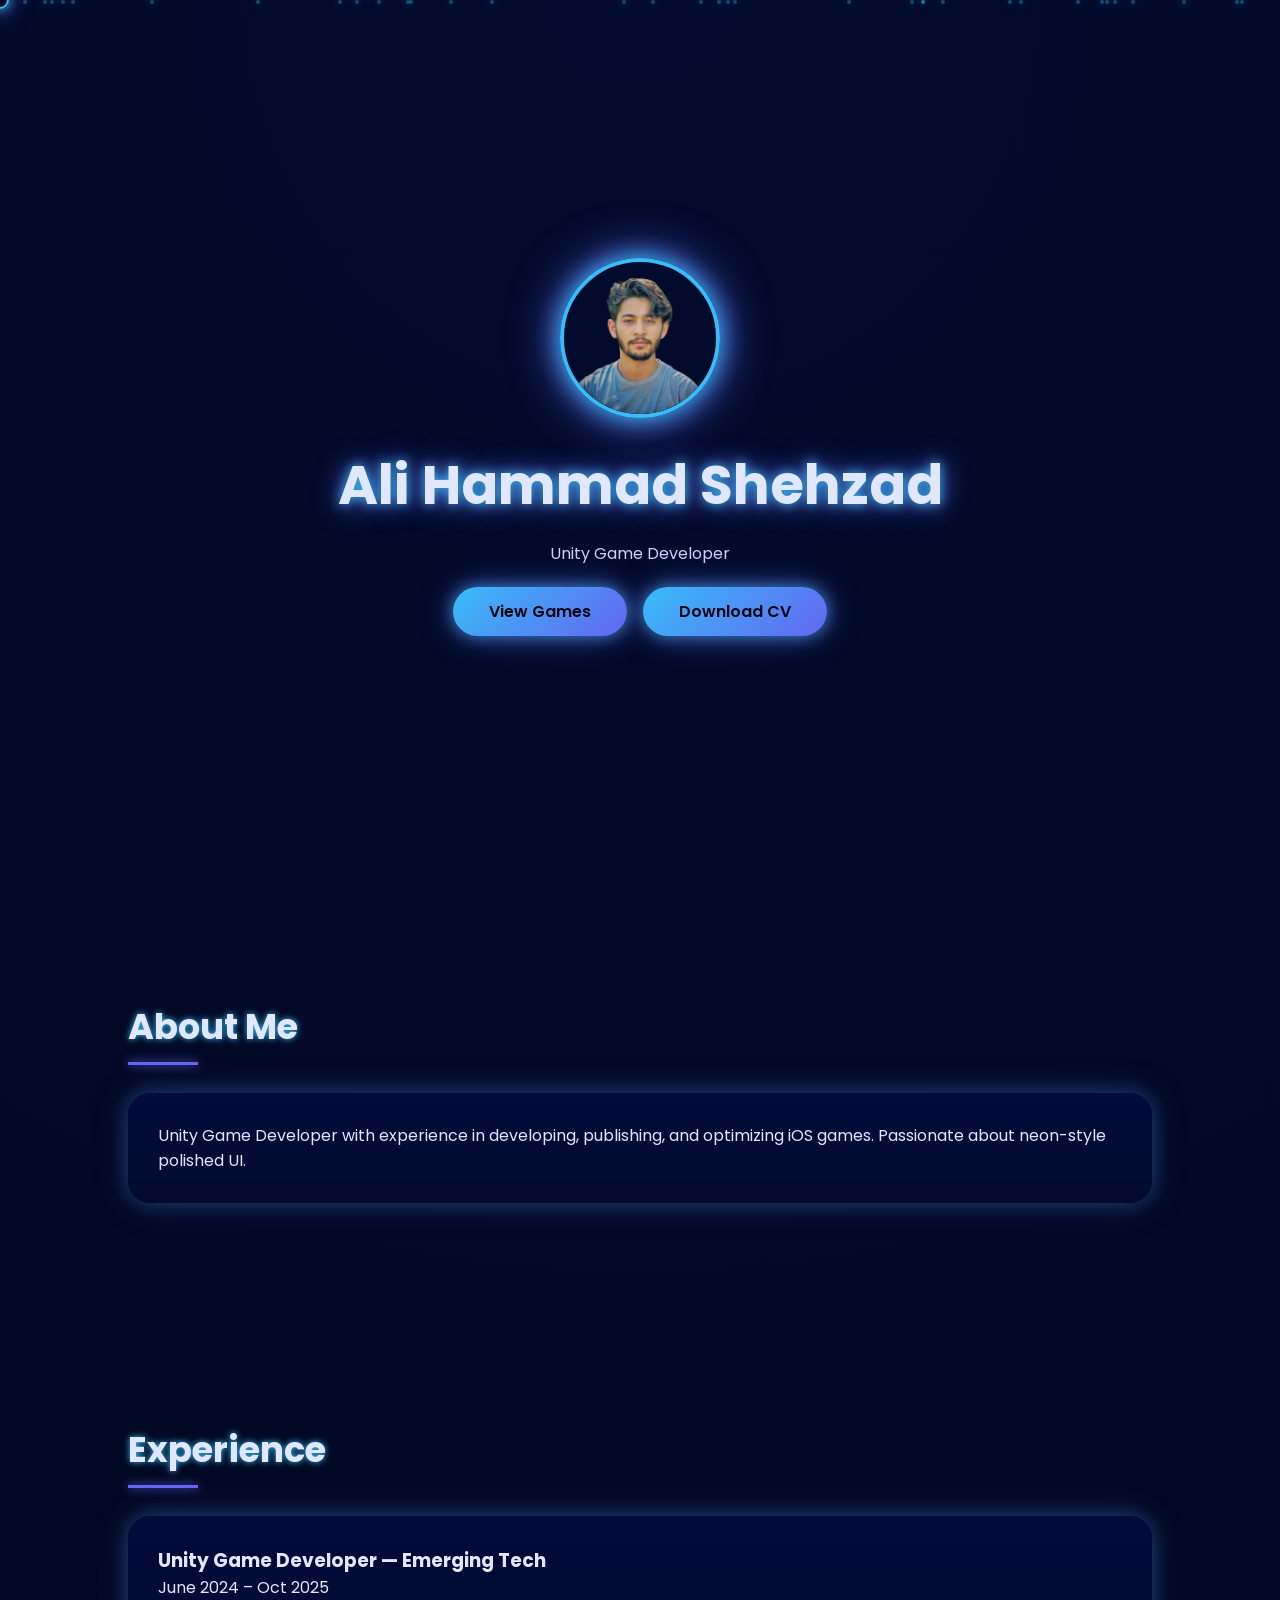
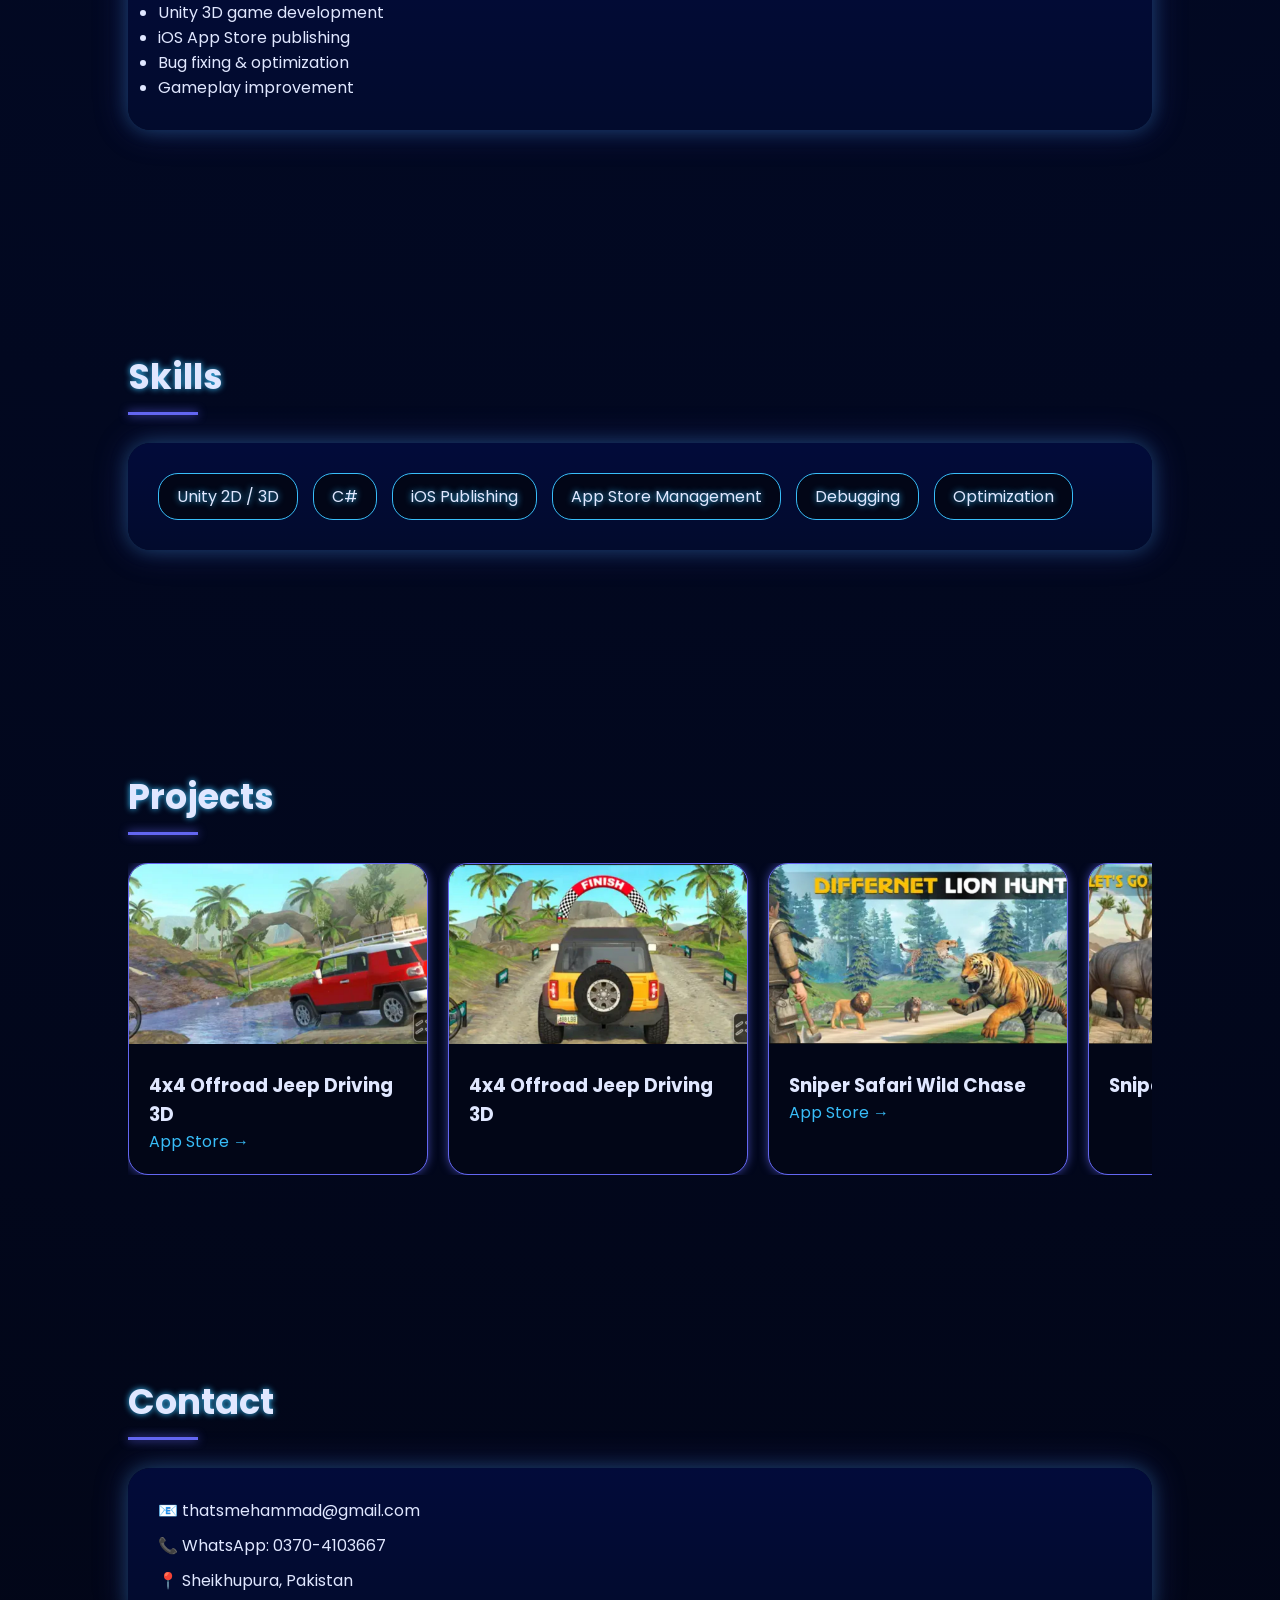
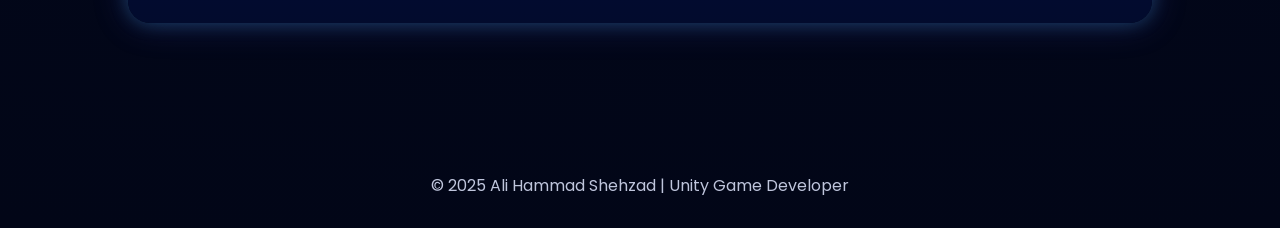
<file: index.html>
<!DOCTYPE html>
<html lang="en">
<head>
<meta charset="UTF-8">
<meta name="viewport" content="width=device-width, initial-scale=1.0">

<title>Hammad | Unity Game Developer</title>
<link rel="icon" type="image/png" href="images/profile.png">

<style>
@import url('https://fonts.googleapis.com/css2?family=Poppins:wght@300;400;600;700&display=swap');

*{margin:0;padding:0;box-sizing:border-box;font-family:Poppins}

/* ===== COLOR THEME (CHANGED ONLY) ===== */
:root{
--bg:#020617;
--card:#020b2d;
--cyan:#38bdf8;
--purple:#6366f1;
--text:#e0e7ff;
}

body{
background:radial-gradient(circle at top,#020b2d,var(--bg));
color:var(--text);
overflow-x:hidden;
cursor:none;
}

/* ===== CURSOR ===== */
.cursor{
position:fixed;
width:18px;
height:18px;
border-radius:50%;
pointer-events:none;
border:2px solid var(--cyan);
box-shadow:0 0 12px var(--cyan),0 0 25px var(--purple);
transform:translate(-50%,-50%);
z-index:999;
}

/* ===== PARTICLES ===== */
.particle{
position:fixed;
width:4px;
height:4px;
background:var(--cyan);
border-radius:50%;
opacity:.35;
animation:float 18s linear infinite;
box-shadow:0 0 8px var(--cyan);
}

/* ===== HERO ===== */
.hero{
height:100vh;
display:flex;
justify-content:center;
align-items:center;
text-align:center;
}

.profile-pic{
width:160px;
height:160px;
border-radius:50%;
border:4px solid var(--cyan);
box-shadow:0 0 25px var(--cyan),0 0 50px var(--purple);
object-fit:cover;
margin-bottom:20px;
}

.hero h1{
font-size:3.4rem;
text-shadow:0 0 12px var(--cyan),0 0 28px var(--purple);
}

.hero p{margin:15px 0;color:#c7d2fe}

.btn{
padding:12px 36px;
border-radius:30px;
background:linear-gradient(135deg,var(--cyan),var(--purple));
color:#020617;
font-weight:600;
text-decoration:none;
margin:6px;
display:inline-block;
box-shadow:0 0 15px rgba(56,189,248,.6),0 0 30px rgba(99,102,241,.6);
transition:.2s;
}

/* ===== SECTIONS ===== */
section{padding:100px 10%}

h2{
font-size:2.2rem;
margin-bottom:40px;
text-shadow:0 0 6px var(--cyan);
position:relative;
}
h2::after{
content:'';
width:70px;
height:3px;
background:var(--purple);
position:absolute;
bottom:-12px;
left:0;
box-shadow:0 0 10px var(--purple);
}

/* ===== REVEAL ===== */
.reveal{opacity:0;transform:translateY(60px);transition:1s}
.reveal.active{opacity:1;transform:none}

/* ===== CARD ===== */
.card{
background:linear-gradient(180deg,#020b3a,var(--card));
padding:30px;
border-radius:22px;
box-shadow:0 0 18px rgba(56,189,248,.25),0 0 35px rgba(99,102,241,.25);
margin-bottom:20px;
}

/* ===== SKILLS ===== */
.skills{display:flex;flex-wrap:wrap;gap:15px}
.skill{
background:#020617;
padding:10px 18px;
border-radius:20px;
border:1px solid var(--cyan);
text-shadow:0 0 6px var(--cyan);
transition:.3s;
}
.skill:hover{
transform:translateY(-4px);
box-shadow:0 0 15px var(--cyan),0 0 30px var(--purple);
}

/* ===== PROJECTS ===== */
.slider{display:flex;gap:20px;overflow-x:auto}
.project{
min-width:300px;
background:#020617;
border-radius:20px;
overflow:hidden;
border:1px solid var(--purple);
box-shadow:0 0 10px rgba(99,102,241,.6);
transition:.4s;
}
.project:hover{
transform:scale(1.07);
box-shadow:0 0 20px var(--cyan),0 0 40px var(--purple);
}
.project img{width:100%;height:180px;object-fit:cover}
.project div{padding:20px}
.project a{color:var(--cyan);text-decoration:none}

/* ===== CONTACT ===== */
.contact a{
display:block;
color:var(--text);
text-decoration:none;
margin-bottom:10px;
transition:.3s;
}
.contact a:hover{color:var(--cyan);transform:translateX(5px)}

footer{text-align:center;padding:30px;opacity:.85}

@keyframes float{
from{transform:translateY(100vh)}
to{transform:translateY(-100vh)}
}
</style>
</head>

<body>

<div class="cursor"></div>

<script>
const cursor=document.querySelector(".cursor");
document.addEventListener("mousemove",e=>{
cursor.style.left=e.clientX+"px";
cursor.style.top=e.clientY+"px";
});

for(let i=0;i<35;i++){
let p=document.createElement("div");
p.className="particle";
p.style.left=Math.random()*100+"%";
p.style.animationDuration=10+Math.random()*15+"s";
document.body.appendChild(p);
}

window.addEventListener("scroll",()=>{
document.querySelectorAll(".reveal").forEach(el=>{
if(el.getBoundingClientRect().top<window.innerHeight-100){
el.classList.add("active");
}
});
});
</script>

<!-- HERO -->
<div class="hero">
<div>
<img src="images/profile.png" class="profile-pic">
<h1>Ali Hammad Shehzad</h1>
<p>Unity Game Developer</p>
<a href="#projects" class="btn">View Games</a>
<a href="Ali-Hammad-Shehzad-CV.pdf" class="btn" download>Download CV</a>
</div>
</div>

<section class="reveal">
<h2>About Me</h2>
<div class="card">
Unity Game Developer with experience in developing, publishing,
and optimizing iOS games. Passionate about neon-style polished UI.
</div>
</section>

<section class="reveal">
<h2>Experience</h2>
<div class="card">
<h3>Unity Game Developer — Emerging Tech</h3>
<p>June 2024 – Oct 2025</p>
<ul>
<li>Unity 3D game development</li>
<li>iOS App Store publishing</li>
<li>Bug fixing & optimization</li>
<li>Gameplay improvement</li>
</ul>
</div>
</section>

<section class="reveal">
<h2>Skills</h2>
<div class="card">
<div class="skills">
<div class="skill">Unity 2D / 3D</div>
<div class="skill">C#</div>
<div class="skill">iOS Publishing</div>
<div class="skill">App Store Management</div>
<div class="skill">Debugging</div>
<div class="skill">Optimization</div>
</div>
</div>
</section>

<section id="projects" class="reveal">
<h2>Projects</h2>
<div class="slider">

<div class="project">
<img src="images/game1ss1.jpg">
<div>
<h3>4x4 Offroad Jeep Driving 3D</h3>
<a href="https://apps.apple.com/pk/app/4x4-offroad-jeep-driving-3d/id6743621542" target="_blank">App Store →</a>
</div>
</div>

<div class="project">
<img src="images/game1ss2.jpg">
<div><h3>4x4 Offroad Jeep Driving 3D</h3></div>
</div>

<div class="project">
<img src="images/game2ss1.jpg">
<div>
<h3>Sniper Safari Wild Chase</h3>
<a href="https://apps.apple.com/pk/app/sniper-safari-wild-chase/id6743483362" target="_blank">App Store →</a>
</div>
</div>

<div class="project">
<img src="images/game2ss2.jpg">
<div><h3>Sniper Safari Wild Chase</h3></div>
</div>

</div>
</section>

<section class="reveal">
<h2>Contact</h2>
<div class="card contact">
<a href="mailto:thatsmehammad@gmail.com">📧 thatsmehammad@gmail.com</a>
<a href="https://wa.me/923704103667" target="_blank">📞 WhatsApp: 0370-4103667</a>
<p>📍 Sheikhupura, Pakistan</p>
</div>
</section>

<footer>
© 2025 Ali Hammad Shehzad | Unity Game Developer
</footer>

</body>
</html>
</file>
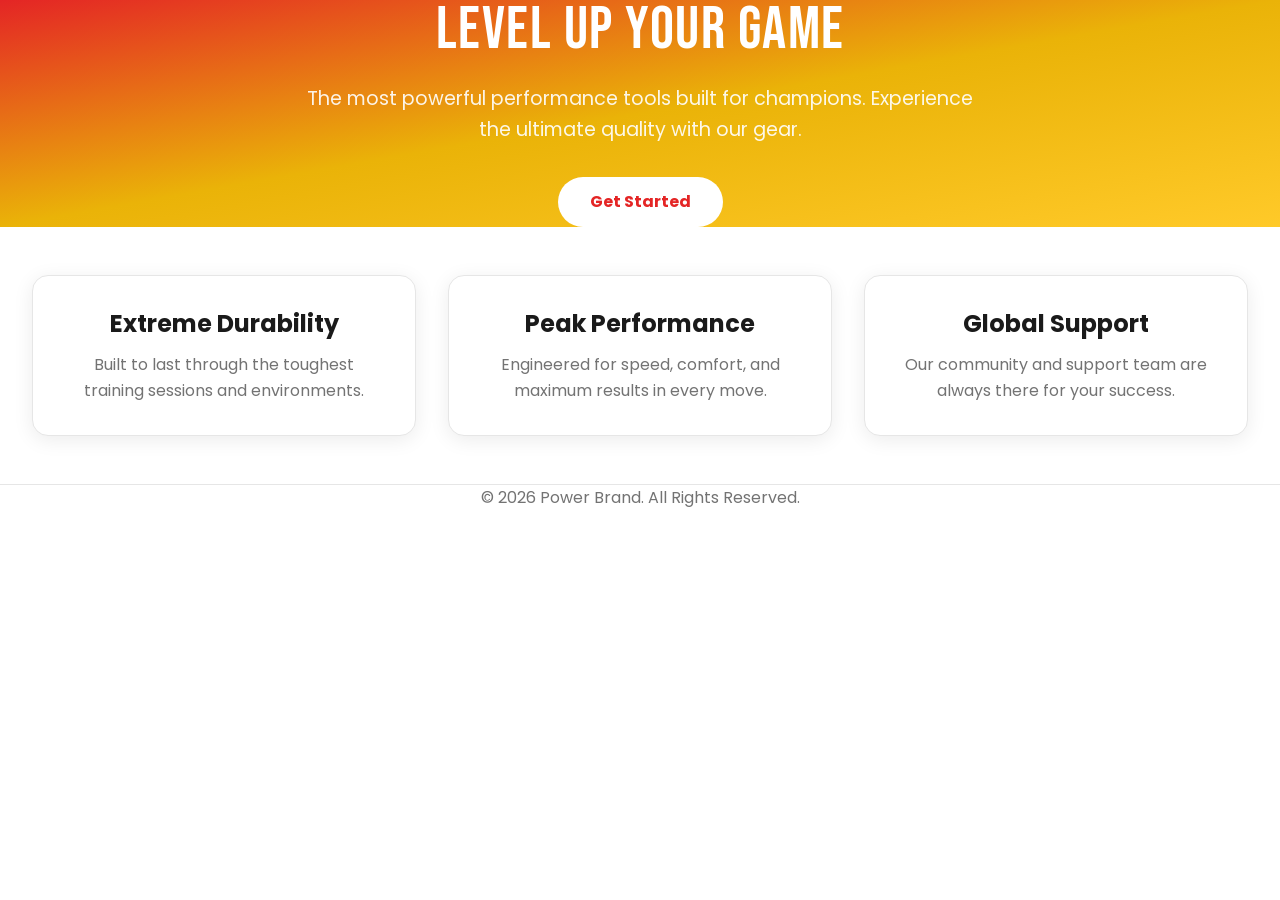
<file: my-website/index.html>
<!DOCTYPE html>
<html lang="en">
<head>
    <meta charset="UTF-8">
    <meta name="viewport" content="width=device-width, initial-scale=1.0">
    <title>Power Brand Website</title>
    
    <link href="https://fonts.googleapis.com/css2?family=Bebas+Neue&family=Poppins:wght@400;600;700&display=swap" rel="stylesheet">
    
    <link rel="stylesheet" href="style.css">
</head>
<body>

    <header class="bg-gradient-to-br from-primary via-yellow-500 to-secondary py-24 px-6 text-center text-white">
        <div class="container">
            <h1 class="mb-6">Level Up Your Game</h1>
            <p class="max-w-2xl mx-auto mb-8" style="font-size: 1.2rem; opacity: 0.9;">
                The most powerful performance tools built for champions. 
                Experience the ultimate quality with our gear.
            </p>
            <div class="flex justify-center gap-4">
                <button id="mainButton" class="bg-white text-primary px-8 py-3 rounded-full font-bold shadow-red transition-smooth pointer-events-auto">
                    Get Started
                </button>
            </div>
        </div>
    </header>

    <section class="container mt-12 mb-12">
        <div class="grid grid-cols-1 md:grid-cols-3 gap-8" style="display: grid; grid-template-columns: repeat(auto-fit, minmax(300px, 1fr));">
            
            <div class="bg-card p-8 rounded-2xl shadow-card border border-border text-center">
                <h3 class="mb-3">Extreme Durability</h3>
                <p class="text-muted-foreground">Built to last through the toughest training sessions and environments.</p>
            </div>

            <div class="bg-card p-8 rounded-2xl shadow-card border border-border text-center">
                <h3 class="mb-3">Peak Performance</h3>
                <p class="text-muted-foreground">Engineered for speed, comfort, and maximum results in every move.</p>
            </div>

            <div class="bg-card p-8 rounded-2xl shadow-card border border-border text-center">
                <h3 class="mb-3">Global Support</h3>
                <p class="text-muted-foreground">Our community and support team are always there for your success.</p>
            </div>

        </div>
    </section>

    <footer class="text-center py-8 border-t border-border text-muted-foreground">
        <p>© 2026 Power Brand. All Rights Reserved.</p>
    </footer>

    <script src="script.js"></script>
</body>
</html>
</file>
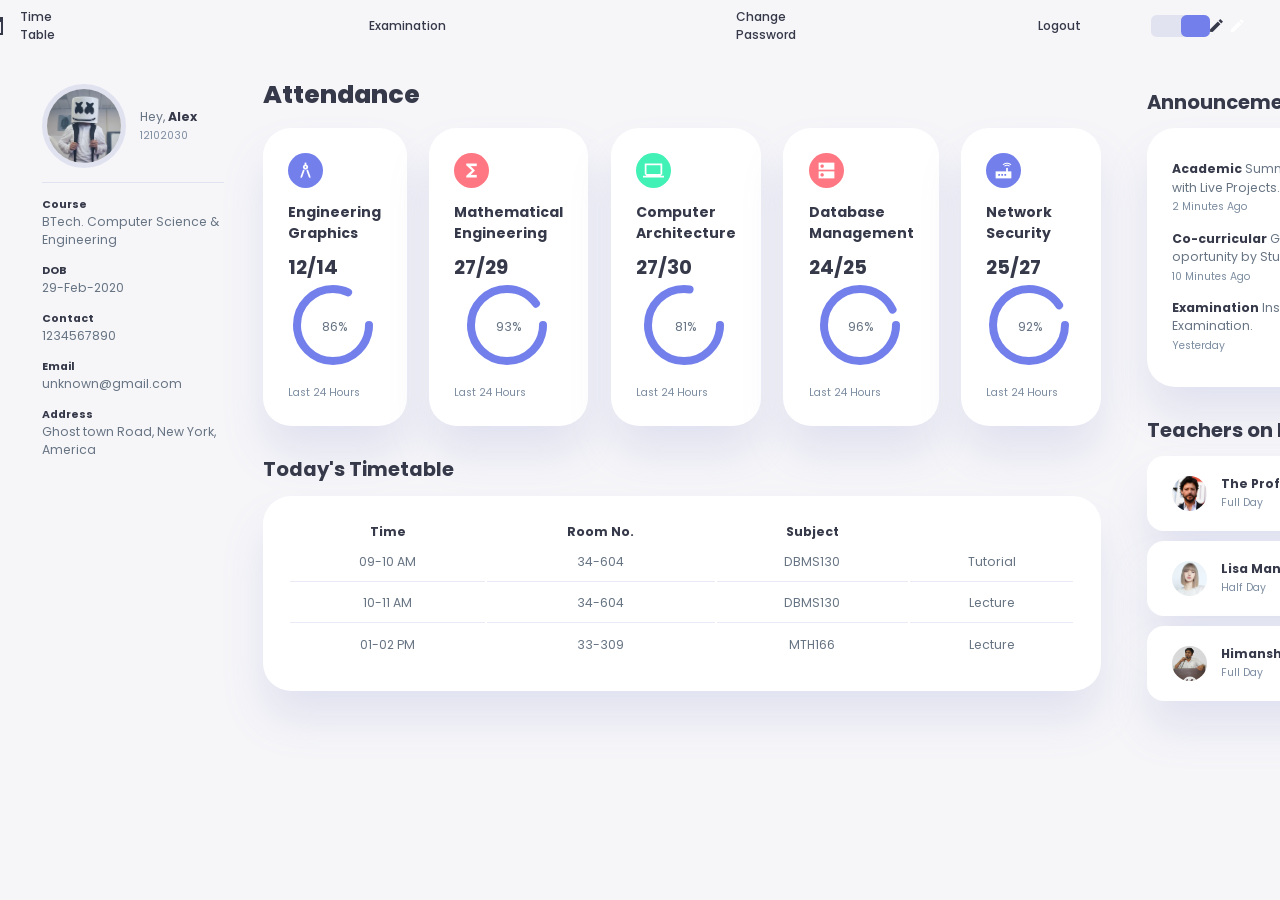
<file: test0/index.html>
<!DOCTYPE html>
<html lang="en">
<head>
    <meta charset="UTF-8">
    <meta http-equiv="X-UA-Compatible" content="IE=edge">
    <meta name="viewport" content="width=device-width, initial-scale=1.0">
    <title>Student Dashboard</title>
    <link rel="shortcut icon" href="./images/logo.png">
    <link href="https://fonts.googleapis.com/icon?family=Material+Icons+Sharp" rel="stylesheet">
    <link rel="stylesheet" href="style.css">
</head>
<body>
    <header>
        <div class="logo" title="University Management System">
            <img src="./images/logo.png" alt="">
            <h2>U<span class="danger">M</span>S</h2>
        </div>
        <div class="navbar">
            <a href="index.html" class="active">
                <span class="material-icons-sharp">home</span>
                <h3>Home</h3>
            </a>
            <a href="timetable.html" onclick="timeTableAll()">
                <span class="material-icons-sharp">today</span>
                <h3>Time Table</h3>
            </a> 
            <a href="exam.html">
                <span class="material-icons-sharp">grid_view</span>
                <h3>Examination</h3>
            </a>
            <a href="password.html">
                <span class="material-icons-sharp">password</span>
                <h3>Change Password</h3>
            </a>
            <a href="#">
                <span class="material-icons-sharp" onclick="">logout</span>
                <h3>Logout</h3>
            </a>
        </div>
        <div id="profile-btn">
            <span class="material-icons-sharp">person</span>
        </div>
        <div class="theme-toggler">
            <span class="material-icons-sharp active">light_mode</span>
            <span class="material-icons-sharp">dark_mode</span>
        </div>
        
    </header>
    <div class="container">
        <aside>
            <div class="profile">
                <div class="top">
                    <div class="profile-photo">
                        <img src="./images/profile-1.jpg" alt="">
                    </div>
                    <div class="info">
                        <p>Hey, <b>Alex</b> </p>
                        <small class="text-muted">12102030</small>
                    </div>
                </div>
                <div class="about">
                    <h5>Course</h5>
                    <p>BTech. Computer Science & Engineering</p>
                    <h5>DOB</h5>
                    <p>29-Feb-2020</p>
                    <h5>Contact</h5>
                    <p>1234567890</p>
                    <h5>Email</h5>
                    <p>unknown@gmail.com</p>
                    <h5>Address</h5>
                    <p>Ghost town Road, New York, America</p>
                </div>
            </div>
        </aside>

        <main>
            <h1>Attendance</h1>
            <div class="subjects">
                <div class="eg">
                    <span class="material-icons-sharp">architecture</span>
                    <h3>Engineering Graphics</h3>
                    <h2>12/14</h2>
                    <div class="progress">
                        <svg><circle cx="38" cy="38" r="36"></circle></svg>
                        <div class="number"><p>86%</p></div>
                    </div>
                    <small class="text-muted">Last 24 Hours</small>
                </div>
                <div class="mth">
                    <span class="material-icons-sharp">functions</span>
                    <h3>Mathematical Engineering</h3>
                    <h2>27/29</h2>
                    <div class="progress">
                        <svg><circle cx="38" cy="38" r="36"></circle></svg>
                        <div class="number"><p>93%</p></div>
                    </div>
                    <small class="text-muted">Last 24 Hours</small>
                </div>
                <div class="cs">
                    <span class="material-icons-sharp">computer</span>
                    <h3>Computer Architecture</h3>
                    <h2>27/30</h2>
                    <div class="progress">
                        <svg><circle cx="38" cy="38" r="36"></circle></svg>
                        <div class="number"><p>81%</p></div>
                    </div>
                    <small class="text-muted">Last 24 Hours</small>
                </div>
                <div class="cg">
                    <span class="material-icons-sharp">dns</span>
                    <h3>Database Management</h3>
                    <h2>24/25</h2>
                    <div class="progress">
                        <svg><circle cx="38" cy="38" r="36"></circle></svg>
                        <div class="number"><p>96%</p></div>
                    </div>
                    <small class="text-muted">Last 24 Hours</small>
                </div>
                <div class="net">
                    <span class="material-icons-sharp">router</span>
                    <h3>Network Security</h3>
                    <h2>25/27</h2>
                    <div class="progress">
                        <svg><circle cx="38" cy="38" r="36"></circle></svg>
                        <div class="number"><p>92%</p></div>
                    </div>
                    <small class="text-muted">Last 24 Hours</small>
                </div>
            </div>

            <div class="timetable" id="timetable">
                <div>
                    <span id="prevDay">&lt;</span>
                    <h2>Today's Timetable</h2>
                    <span id="nextDay">&gt;</span>
                </div>
                <span class="closeBtn" onclick="timeTableAll()">X</span>
                <table>
                    <thead>
                        <tr>
                            <th>Time</th>
                            <th>Room No.</th>
                            <th>Subject</th>
                            <th></th>
                        </tr>
                    </thead>
                    <tbody></tbody>
                </table>
            </div>
        </main>

        <div class="right">
            <div class="announcements">
                <h2>Announcements</h2>
                <div class="updates">
                    <div class="message">
                        <p> <b>Academic</b> Summer training internship with Live Projects.</p>
                        <small class="text-muted">2 Minutes Ago</small>
                    </div>
                    <div class="message">
                        <p> <b>Co-curricular</b> Global internship oportunity by Student organization.</p>
                        <small class="text-muted">10 Minutes Ago</small>
                    </div>
                    <div class="message">
                        <p> <b>Examination</b> Instructions for Mid Term Examination.</p>
                        <small class="text-muted">Yesterday</small>
                    </div>
                </div>
            </div>

            <div class="leaves">
                <h2>Teachers on leave</h2>
                <div class="teacher">
                    <div class="profile-photo"><img src="./images/profile-2.jpeg" alt=""></div>
                    <div class="info">
                        <h3>The Professor</h3>
                        <small class="text-muted">Full Day</small>
                    </div>
                </div>
                <div class="teacher">
                    <div class="profile-photo"><img src="./images/profile-3.jpg" alt=""></div>
                    <div class="info">
                        <h3>Lisa Manobal</h3>
                        <small class="text-muted">Half Day</small>
                    </div>
                </div>
                <div class="teacher">
                    <div class="profile-photo"><img src="./images/profile-4.jpg" alt=""></div>
                    <div class="info">
                        <h3>Himanshu Jindal</h3>
                        <small class="text-muted">Full Day</small>
                    </div>
                </div>
            </div>

        </div>
    </div>

    <script src="timeTable.js"></script>
    <script src="app.js"></script>
</body>
</html>
</file>
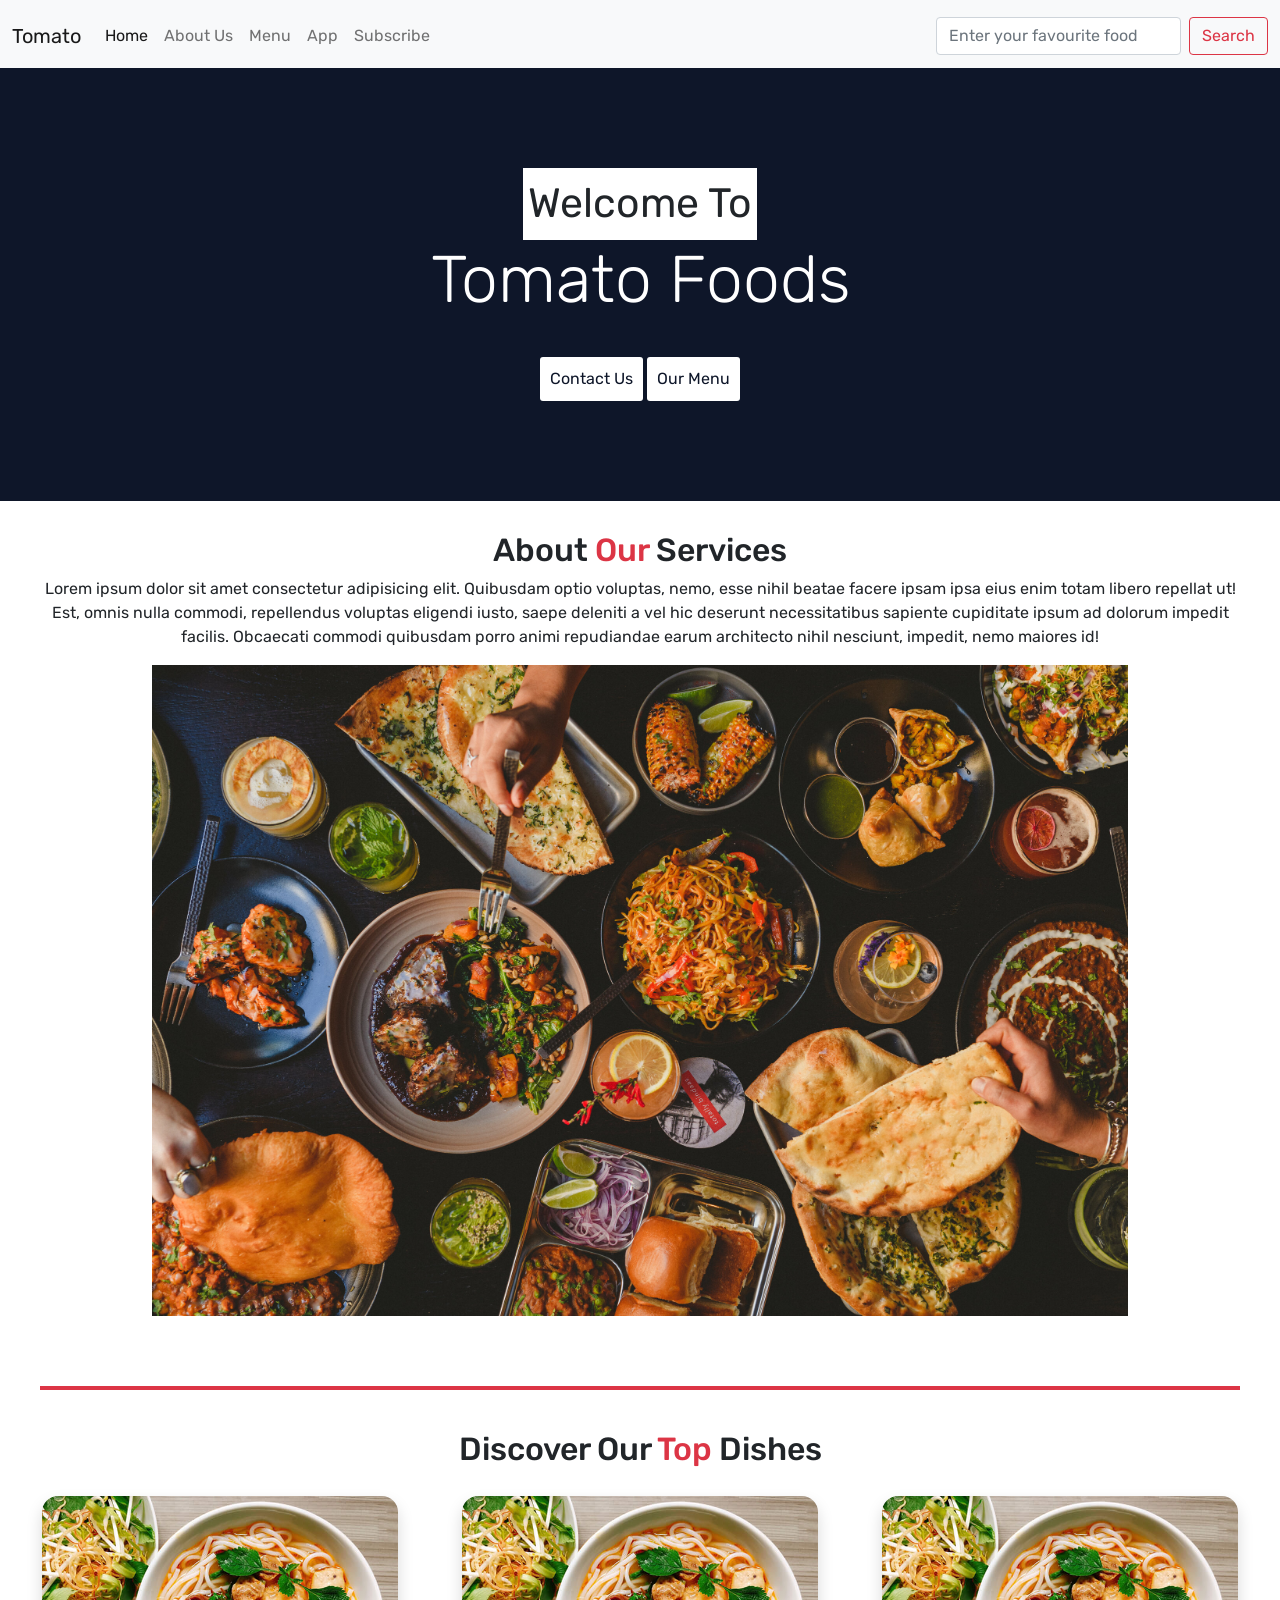
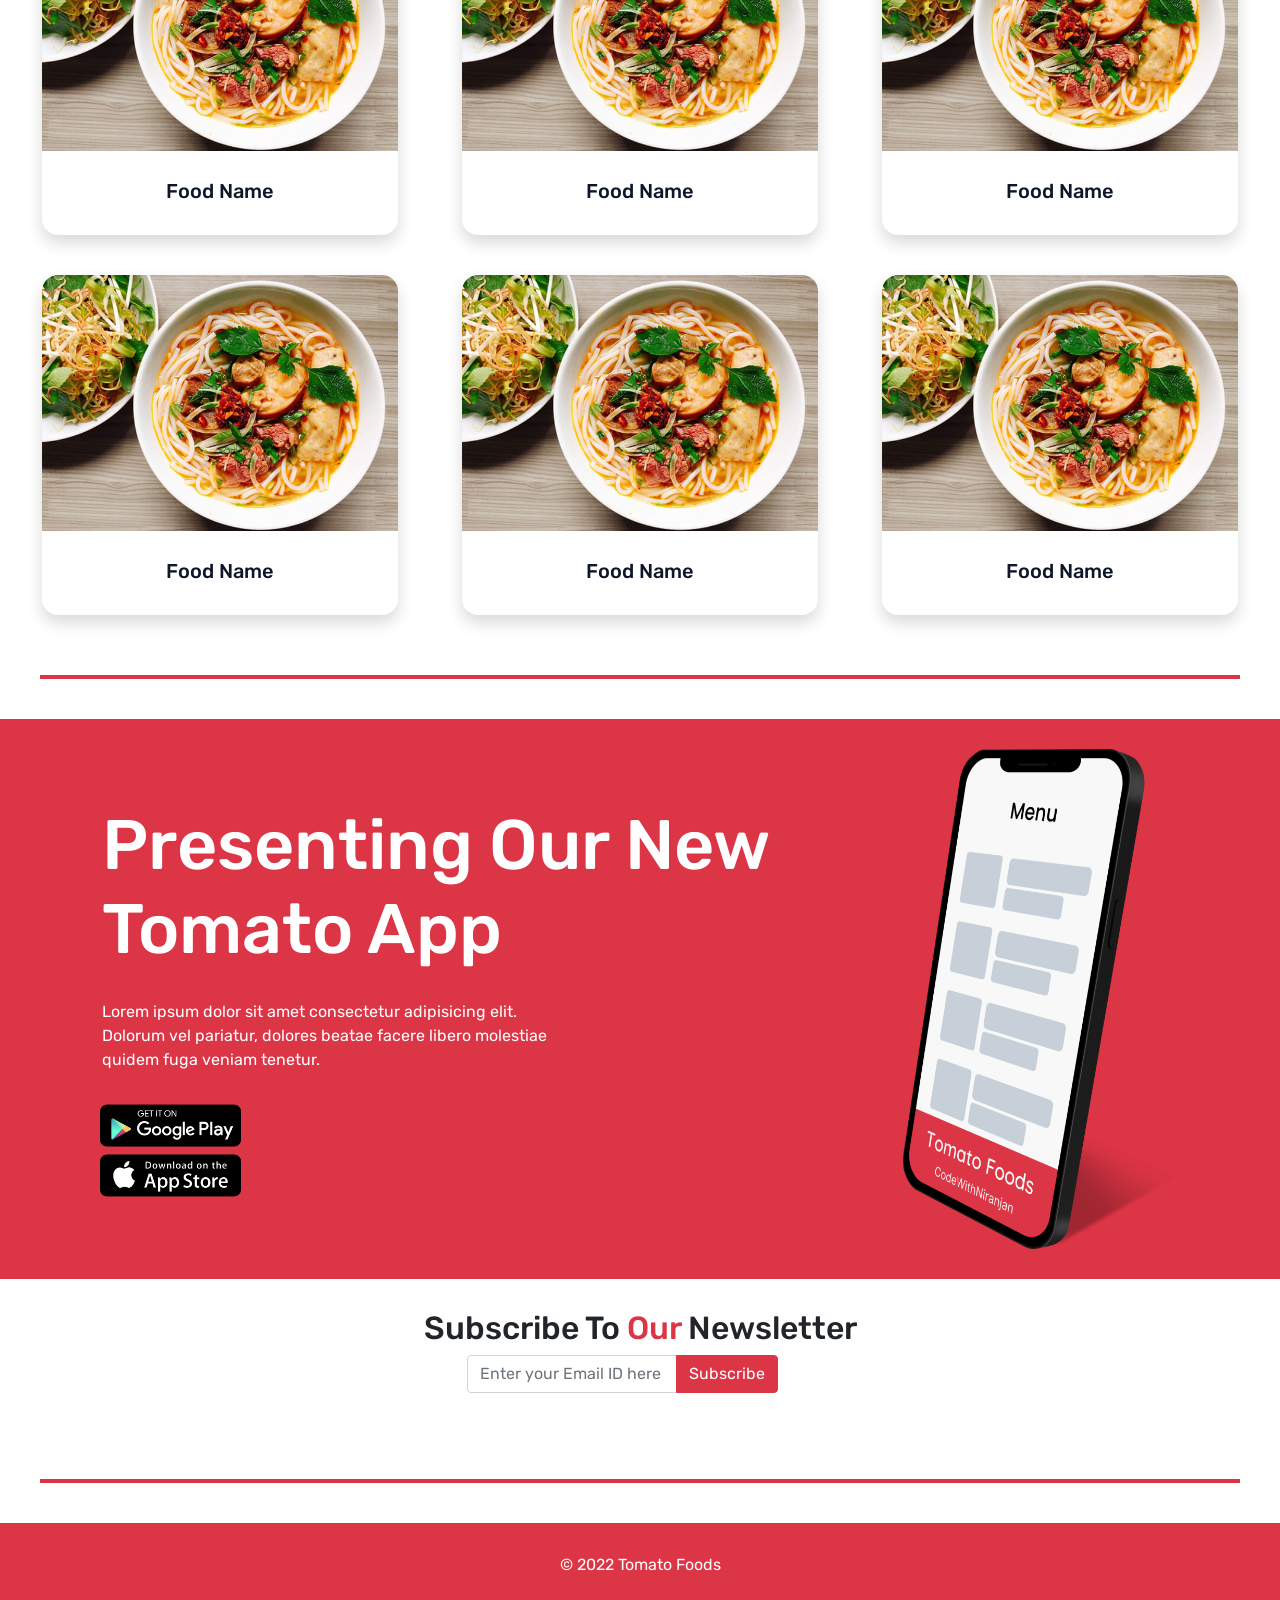
<file: test1/index.html>
<!DOCTYPE html>
<html lang="en">
<head>
    <meta charset="UTF-8">
    <meta http-equiv="X-UA-Compatible" content="IE=edge">
    <meta name="viewport" content="width=device-width, initial-scale=1.0">
    <link rel="stylesheet" href="css/botstrap_modified.css">
    <link rel="stylesheet" href="css/style.css">
    <link rel="stylesheet" href="css/responsive.css">
    <title>Responsive Food website</title>
</head>
<body>
    <div class="header">
        <nav class="navbar navbar-expand-lg navbar-light bg-light">
            <div class="container-fluid">
              <a class="navbar-brand" href="#">Tomato</a>
              <button class="navbar-toggler" type="button" data-bs-toggle="collapse" data-bs-target="#navbarSupportedContent" aria-controls="navbarSupportedContent" aria-expanded="false" aria-label="Toggle navigation">
                <span class="navbar-toggler-icon"></span>
              </button>
              <div class="collapse navbar-collapse" id="navbarSupportedContent">
                <ul class="navbar-nav me-auto mb-2 mb-lg-0">
                  <li class="nav-item">
                    <a class="nav-link active" aria-current="page" href="#">Home</a>
                  </li>
                  <li class="nav-item">
                    <a class="nav-link" href="#about">About Us</a>
                  </li>
                  <li class="nav-item">
                    <a class="nav-link" href="#menu">Menu</a>
                  </li>
                  <li class="nav-item">
                    <a class="nav-link" href="#app">App</a>
                  </li>
                  <li class="nav-item">
                    <a class="nav-link" href="#subscribe">Subscribe</a>
                  </li>
                </ul>
                <form class="d-flex">
                  <input class="form-control me-2" type="search" placeholder="Enter your favourite food" aria-label="Search">
                  <button class="btn btn-outline-danger" type="submit">Search</button>
                </form>
              </div>
            </div>
          </nav>
        <div class="body">
            <span>Welcome To</span>
            <h1>Tomato Foods</h1>
            <div class="btn-team">
                <button class="btn-white">Contact Us</button>
                <button class="btn-white">Our Menu</button>
            </div>
        </div>
    </div>
    <div class="discover" id="about">
        <h2>About <span class="text-danger">Our </span> Services</h2>
        <p>Lorem ipsum dolor sit amet consectetur adipisicing elit. Quibusdam optio voluptas, nemo, esse nihil beatae facere ipsam ipsa eius enim totam libero repellat ut! Est, omnis nulla commodi, repellendus voluptas eligendi iusto, saepe deleniti a vel hic deserunt necessitatibus sapiente cupiditate ipsum ad dolorum impedit facilis. Obcaecati commodi quibusdam porro animi repudiandae earum architecto nihil nesciunt, impedit, nemo maiores id!</p>
        <img src="assests/food.jpg" alt="Food">
    </div>
    <div class="divider"></div>
    <div class="topdishes" id="menu">
        <h2>Discover Our <span class="text-danger">Top </span>Dishes</h2>
        <div class="row card-dishes">
            <div class="col-md-4 col-sm-6 mb-grid-gutter"><a class="card border-0 shadow" href="food-delivery-category.html"><img class="card-img-top" src="assests/menu.jpg" alt="Food Name">
                <div class="card-body py-4 text-center">
                  <h3 class="h5 mt-1">Food Name</h3>
                </div></a></div>
            <div class="col-md-4 col-sm-6 mb-grid-gutter"><a class="card border-0 shadow" href="food-delivery-category.html"><img class="card-img-top" src="assests/menu.jpg" alt="Food Name">
                <div class="card-body py-4 text-center">
                  <h3 class="h5 mt-1">Food Name</h3>
                </div></a></div>
            <div class="col-md-4 col-sm-6 mb-grid-gutter"><a class="card border-0 shadow" href="food-delivery-category.html"><img class="card-img-top" src="assests/menu.jpg" alt="Food Name">
                <div class="card-body py-4 text-center">
                  <h3 class="h5 mt-1">Food Name</h3>
                </div></a></div>
            <div class="col-md-4 col-sm-6 mb-grid-gutter"><a class="card border-0 shadow" href="food-delivery-category.html"><img class="card-img-top" src="assests/menu.jpg" alt="Food Name">
                <div class="card-body py-4 text-center">
                  <h3 class="h5 mt-1">Food Name</h3>
                </div></a></div>
            <div class="col-md-4 col-sm-6 mb-grid-gutter"><a class="card border-0 shadow" href="food-delivery-category.html"><img class="card-img-top" src="assests/menu.jpg" alt="Food Name">
                <div class="card-body py-4 text-center">
                  <h3 class="h5 mt-1">Food Name</h3>
                </div></a></div>
            <div class="col-md-4 col-sm-6 mb-grid-gutter"><a class="card border-0 shadow" href="food-delivery-category.html"><img class="card-img-top" src="assests/menu.jpg" alt="Food Name">
                <div class="card-body py-4 text-center">
                  <h3 class="h5 mt-1">Food Name</h3>
                </div></a></div>
          </div>
    </div>
    <div class="divider"></div>
    <div class="app" id="app">
        <div class="left">
            <h2>Presenting Our New <br> Tomato App</h2>
            <p>Lorem ipsum dolor sit amet consectetur adipisicing elit. Dolorum vel pariatur, dolores beatae facere libero molestiae quidem fuga veniam tenetur.</p>
            <img src="assests/store.png" alt="download" class="downloadImg">
        </div>
        <img src="assests/app.png" alt="app" class="appImg">
    </div>
    <div class="subscribe" id="subscribe">
        <h2>Subscribe To <span class="text-danger">Our </span>Newsletter</h2>
        <div class="form">
            <div class="input-group mb-3 newsletterForm">
                <input type="text" class="form-control" placeholder="Enter your Email ID here">
                <button class="input-group-text btn btn-danger">Subscribe</button>
            </div>
        </div>
    </div>
    <div class="divider"></div>
    <div class="footer">
        <footer>
            © 2022 Tomato Foods
        </footer>
    </div>
    <script src="js/nav.js"></script>
    <script src="https://cdn.jsdelivr.net/npm/@popperjs/core@2.10.2/dist/umd/popper.min.js" integrity="sha384-7+zCNj/IqJ95wo16oMtfsKbZ9ccEh31eOz1HGyDuCQ6wgnyJNSYdrPa03rtR1zdB" crossorigin="anonymous"></script>
    <script src="https://cdn.jsdelivr.net/npm/bootstrap@5.1.3/dist/js/bootstrap.min.js" integrity="sha384-QJHtvGhmr9XOIpI6YVutG+2QOK9T+ZnN4kzFN1RtK3zEFEIsxhlmWl5/YESvpZ13" crossorigin="anonymous"></script>
</body>
</html>
</file>
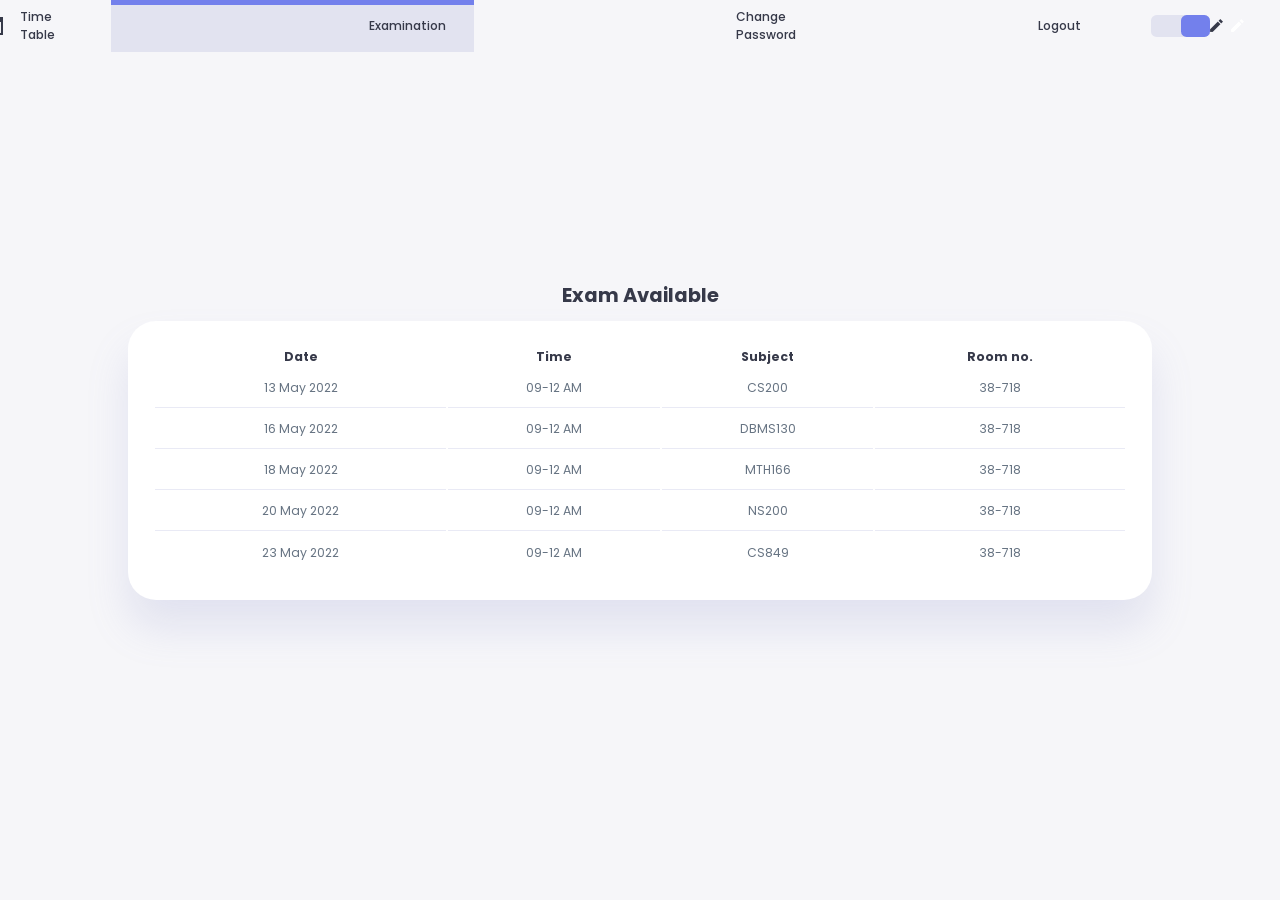
<file: test0/exam.html>
<!DOCTYPE html>
<html lang="en">
<head>
    <meta charset="UTF-8">
    <meta http-equiv="X-UA-Compatible" content="IE=edge">
    <meta name="viewport" content="width=device-width, initial-scale=1.0">
    <title>Student Dashboard</title>
    <link href="https://fonts.googleapis.com/icon?family=Material+Icons+Sharp" rel="stylesheet">
    <link rel="shortcut icon" href="./images/logo.png">
    <link rel="stylesheet" href="style.css">

    <style>
        body{overflow: hidden;}
        header{position: relative;}
        .exam{
            display: flex;
            align-items: center;
            justify-content: center;
            flex-direction: column;
            height: 80vh;
            width: 80%;
            margin: auto;
        }
    </style>
</head>
<body>
    <header>
        <div class="logo">
            <img src="./images/logo.png" alt="">
            <h2>U<span class="danger">M</span>S</h2>
        </div>
        <div class="navbar">
            <a href="index.html">
                <span class="material-icons-sharp">home</span>
                <h3>Home</h3>
            </a>
            <a href="timetable.html" onclick="timeTableAll()">
                <span class="material-icons-sharp">today</span>
                <h3>Time Table</h3>
            </a> 
            <a href="exam.html" class="active">
                <span class="material-icons-sharp">grid_view</span>
                <h3>Examination</h3>
            </a>
            <a href="password.html">
                <span class="material-icons-sharp">password</span>
                <h3>Change Password</h3>
            </a>
            <a href="#">
                <span class="material-icons-sharp">logout</span>
                <h3>Logout</h3>
            </a>
        </div>
        <div id="profile-btn" style="display: none;">
            <span class="material-icons-sharp">person</span>
        </div>
        <div class="theme-toggler">
            <span class="material-icons-sharp active">light_mode</span>
            <span class="material-icons-sharp">dark_mode</span>
        </div>
    </header>

    <main>
        <div class="exam timetable">
            <h2>Exam Available</h2>
            <table>
                <thead>
                    <tr>
                        <th>Date</th>
                        <th>Time</th>
                        <th>Subject</th>
                        <th>Room no.</th>
                    </tr>
                </thead>
                <tbody>
                    <tr>
                        <td>13 May 2022</td>
                        <td>09-12 AM</td>
                        <td>CS200</td>
                        <td>38-718</td>
                    </tr>
                    <tr>
                        <td>16 May 2022</td>
                        <td>09-12 AM</td>
                        <td>DBMS130</td>
                        <td>38-718</td>
                    </tr>
                    <tr>
                        <td>18 May 2022</td>
                        <td>09-12 AM</td>
                        <td>MTH166</td>
                        <td>38-718</td>
                    </tr>
                    <tr>
                        <td>20 May 2022</td>
                        <td>09-12 AM</td>
                        <td>NS200</td>
                        <td>38-718</td>
                    </tr>
                    <tr>
                        <td>23 May 2022</td>
                        <td>09-12 AM</td>
                        <td>CS849</td>
                        <td>38-718</td>
                    </tr>
                </tbody>
            </table>
        </div>
    </main>
    </main>

</body>

<script src="app.js"></script>
</html>
</file>
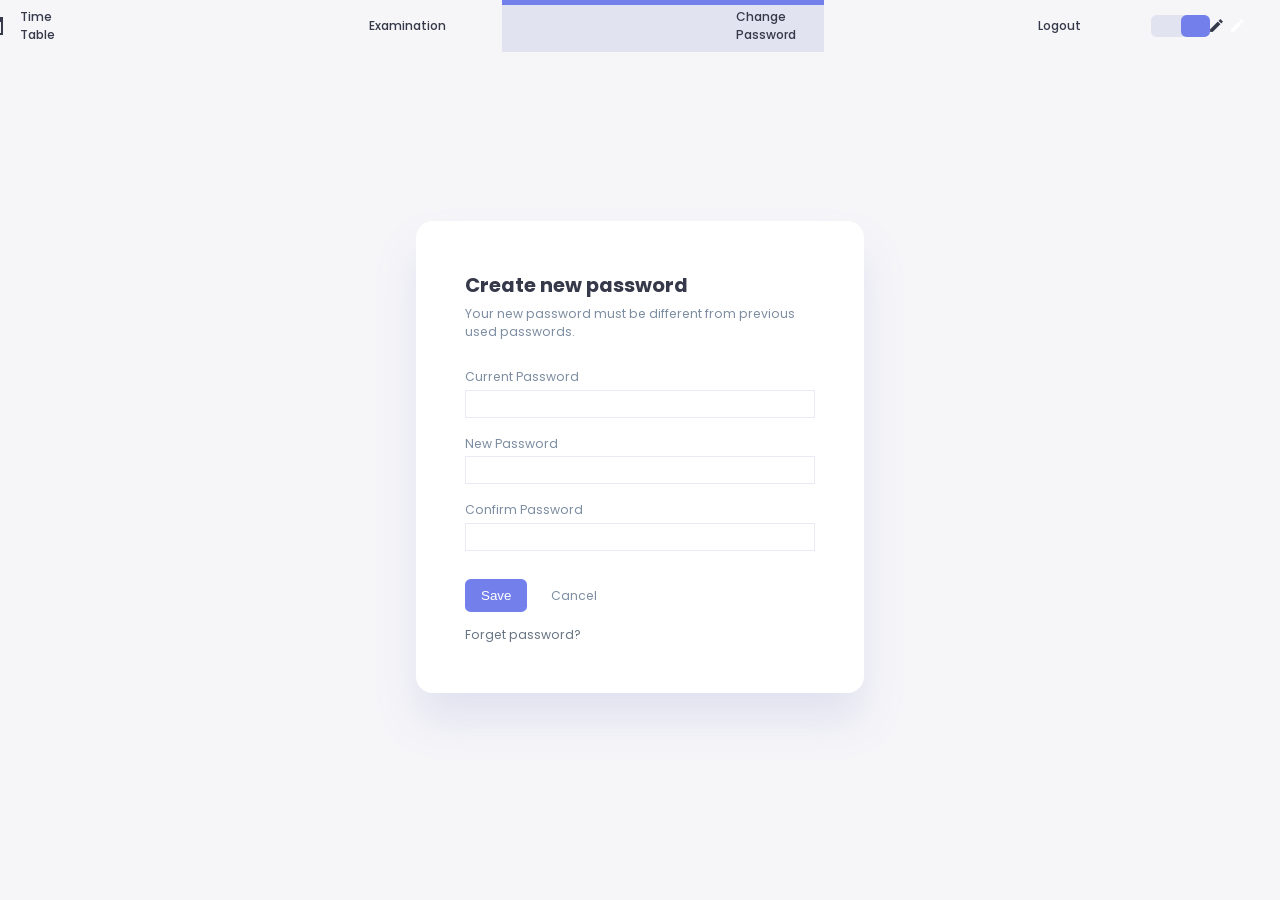
<file: test0/password.html>
<!DOCTYPE html>
<html lang="en">
<head>
    <meta charset="UTF-8">
    <meta http-equiv="X-UA-Compatible" content="IE=edge">
    <meta name="viewport" content="width=device-width, initial-scale=1.0">
    <title>Student Dashboard</title>
    <link href="https://fonts.googleapis.com/icon?family=Material+Icons+Sharp" rel="stylesheet">
    <link rel="shortcut icon" href="./images/logo.png">
    <link rel="stylesheet" href="style.css">

    <style>
        header{position: relative;}
        .change-password-container{
            display: flex;
            align-items: center;
            justify-content: center;
            width: 100%;
            height: 90vh;
        }
        .change-password-container form{
            display: flex;
            flex-direction: column;
            justify-content: center;
            border-radius: var(--border-radius-2);
            padding : 3.5rem;
            background-color: var(--color-white);
            box-shadow: var(--box-shadow);
            width: 95%;
            max-width: 32rem;
        }
        .change-password-container form:hover{box-shadow: none;}
        .change-password-container form input[type=password]{
            border: none;
            outline: none;
            border: 1px solid var(--color-light);
            background: transparent;
            height: 2rem;
            width: 100%;
            padding: 0 .5rem;
        }
        .change-password-container form .box{
            padding: .5rem 0;
        }
        .change-password-container form .box p{
            line-height: 2;
        }
        .change-password-container form h2+p{margin: .4rem 0 1.2rem 0;} 
        .btn{
            background: none;
            border: none;
            border: 2px solid var(--color-primary) !important;
            border-radius: var(--border-radius-1);
            padding: .5rem 1rem;
            color: var(--color-white);
            background-color: var(--color-primary);
            cursor: pointer;
            margin: 1rem 1.5rem 1rem 0;
            margin-top: 1.5rem;
        }
        .btn:hover{
            color: var(--color-primary);
            background-color: transparent;
        }
    </style>

</head>
<body>
    <header>
        <div class="logo">
            <img src="./images/logo.png" alt="">
            <h2>U<span class="danger">M</span>S</h2>
        </div>
        <div class="navbar">
            <a href="index.html">
                <span class="material-icons-sharp">home</span>
                <h3>Home</h3>
            </a>
            <a href="timetable.html" onclick="timeTableAll()">
                <span class="material-icons-sharp">today</span>
                <h3>Time Table</h3>
            </a> 
            <a href="exam.html">
                <span class="material-icons-sharp">grid_view</span>
                <h3>Examination</h3>
            </a>
            <a href="password.html" class="active">
                <span class="material-icons-sharp">password</span>
                <h3>Change Password</h3>
            </a>
            <a href="#">
                <span class="material-icons-sharp">logout</span>
                <h3>Logout</h3>
            </a>
        </div>
        <div id="profile-btn" style="display: none;">
            <span class="material-icons-sharp">person</span>
        </div>
        <div class="theme-toggler">
            <span class="material-icons-sharp active">light_mode</span>
            <span class="material-icons-sharp">dark_mode</span>
        </div>
    </header>

    <div class="change-password-container">
        <form action="">
            <h2>Create new password</h2>
            <p class="text-muted">Your new password must be different from previous used passwords.</p>
            <div class="box">
                <p class="text-muted">Current Password</p>
                <input type="password" id="currentpass">
            </div>
            <div class="box">
                <p class="text-muted">New Password</p>
                <input type="password" id="newpass">
            </div>
            <div class="box">
                <p class="text-muted">Confirm Password</p>
                <input type="password" id="confirmpass">
            </div>
            <div class="button">
                <input type="submit" value="Save" class="btn">
                <a href="index.html" class="text-muted">Cancel</a>
            </div>
            <a href="#"><p>Forget password?</p></a>
        </form>    
    </div>

</body>

<script src="app.js"></script>

</html>
</file>
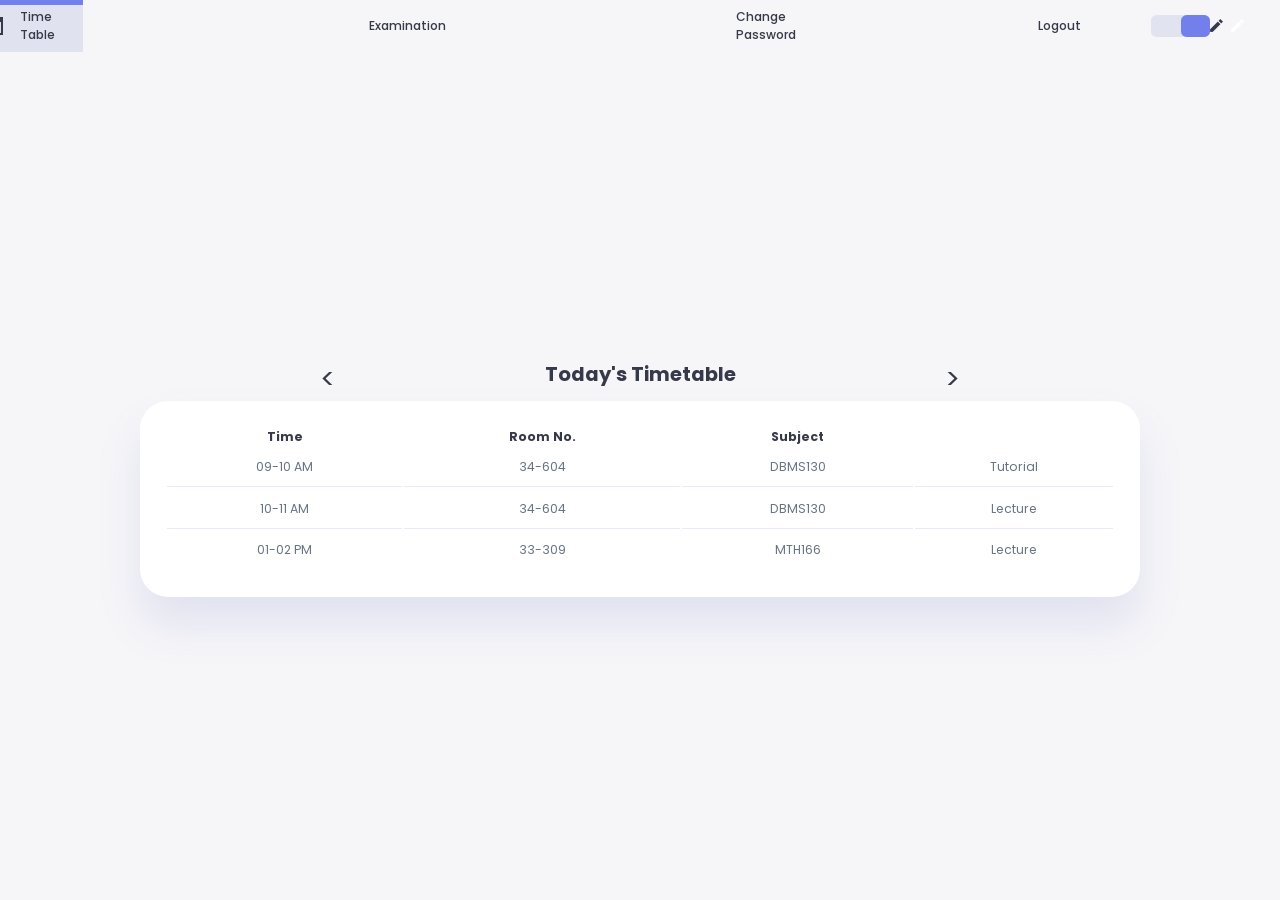
<file: test0/timetable.html>
<!DOCTYPE html>
<html lang="en">
<head>
    <meta charset="UTF-8">
    <meta http-equiv="X-UA-Compatible" content="IE=edge">
    <meta name="viewport" content="width=device-width, initial-scale=1.0">
    <title>Student Dashboard</title>
    <link href="https://fonts.googleapis.com/icon?family=Material+Icons+Sharp" rel="stylesheet">
    <link rel="shortcut icon" href="./images/logo.png">
    <link rel="stylesheet" href="style.css">
</head>
<body>
    <header>
        <div class="logo">
            <img src="./images/logo.png" alt="">
            <h2>U<span class="danger">M</span>S</h2>
        </div>
        <div class="navbar">
            <a href="index.html">
                <span class="material-icons-sharp">home</span>
                <h3>Home</h3>
            </a>
            <a href="timetable.html" class="active" onclick="timeTableAll()">
                <span class="material-icons-sharp">today</span>
                <h3>Time Table</h3>
            </a> 
            <a href="exam.html">
                <span class="material-icons-sharp">grid_view</span>
                <h3>Examination</h3>
            </a>
            <a href="password.html">
                <span class="material-icons-sharp">password</span>
                <h3>Change Password</h3>
            </a>
            <a href="#">
                <span class="material-icons-sharp">logout</span>
                <h3>Logout</h3>
            </a>
        </div>
        <div id="profile-btn" style="display: none;">
            <span class="material-icons-sharp">person</span>
        </div>
        <div class="theme-toggler">
            <span class="material-icons-sharp active">light_mode</span>
            <span class="material-icons-sharp">dark_mode</span>
        </div>
        
    </header>

    <main style="margin: 0;">
        <div class="timetable active" id="timetable">
            <div>
                <span id="prevDay">&lt;</span>
                <h2>Today's Timetable</h2>
                <span id="nextDay">&gt;</span>
            </div>
            <table>
                <thead>
                    <tr>
                        <th>Time</th>
                        <th>Room No.</th>
                        <th>Subject</th>
                        <th></th>
                    </tr>
                </thead>
                <tbody></tbody>
            </table>
        </div>
    </main>

</body>

<script src="timeTable.js"></script>
<script src="app.js"></script>
</html>
</file>
<file: my-website/style.css>
*,:before,:after {
    --tw-border-spacing-x: 0;
    --tw-border-spacing-y: 0;
    --tw-translate-x: 0;
    --tw-translate-y: 0;
    --tw-rotate: 0;
    --tw-skew-x: 0;
    --tw-skew-y: 0;
    --tw-scale-x: 1;
    --tw-scale-y: 1;
    --tw-pan-x: ;
    --tw-pan-y: ;
    --tw-pinch-zoom: ;
    --tw-scroll-snap-strictness: proximity;
    --tw-gradient-from-position: ;
    --tw-gradient-via-position: ;
    --tw-gradient-to-position: ;
    --tw-ordinal: ;
    --tw-slashed-zero: ;
    --tw-numeric-figure: ;
    --tw-numeric-spacing: ;
    --tw-numeric-fraction: ;
    --tw-ring-inset: ;
    --tw-ring-offset-width: 0px;
    --tw-ring-offset-color: #fff;
    --tw-ring-color: rgb(59 130 246 / .5);
    --tw-ring-offset-shadow: 0 0 #0000;
    --tw-ring-shadow: 0 0 #0000;
    --tw-shadow: 0 0 #0000;
    --tw-shadow-colored: 0 0 #0000;
    --tw-blur: ;
    --tw-brightness: ;
    --tw-contrast: ;
    --tw-grayscale: ;
    --tw-hue-rotate: ;
    --tw-invert: ;
    --tw-saturate: ;
    --tw-sepia: ;
    --tw-drop-shadow: ;
    --tw-backdrop-blur: ;
    --tw-backdrop-brightness: ;
    --tw-backdrop-contrast: ;
    --tw-backdrop-grayscale: ;
    --tw-backdrop-hue-rotate: ;
    --tw-backdrop-invert: ;
    --tw-backdrop-opacity: ;
    --tw-backdrop-saturate: ;
    --tw-backdrop-sepia: ;
    --tw-contain-size: ;
    --tw-contain-layout: ;
    --tw-contain-paint: ;
    --tw-contain-style:
}

::backdrop {
    --tw-border-spacing-x: 0;
    --tw-border-spacing-y: 0;
    --tw-translate-x: 0;
    --tw-translate-y: 0;
    --tw-rotate: 0;
    --tw-skew-x: 0;
    --tw-skew-y: 0;
    --tw-scale-x: 1;
    --tw-scale-y: 1;
    --tw-pan-x: ;
    --tw-pan-y: ;
    --tw-pinch-zoom: ;
    --tw-scroll-snap-strictness: proximity;
    --tw-gradient-from-position: ;
    --tw-gradient-via-position: ;
    --tw-gradient-to-position: ;
    --tw-ordinal: ;
    --tw-slashed-zero: ;
    --tw-numeric-figure: ;
    --tw-numeric-spacing: ;
    --tw-numeric-fraction: ;
    --tw-ring-inset: ;
    --tw-ring-offset-width: 0px;
    --tw-ring-offset-color: #fff;
    --tw-ring-color: rgb(59 130 246 / .5);
    --tw-ring-offset-shadow: 0 0 #0000;
    --tw-ring-shadow: 0 0 #0000;
    --tw-shadow: 0 0 #0000;
    --tw-shadow-colored: 0 0 #0000;
    --tw-blur: ;
    --tw-brightness: ;
    --tw-contrast: ;
    --tw-grayscale: ;
    --tw-hue-rotate: ;
    --tw-invert: ;
    --tw-saturate: ;
    --tw-sepia: ;
    --tw-drop-shadow: ;
    --tw-backdrop-blur: ;
    --tw-backdrop-brightness: ;
    --tw-backdrop-contrast: ;
    --tw-backdrop-grayscale: ;
    --tw-backdrop-hue-rotate: ;
    --tw-backdrop-invert: ;
    --tw-backdrop-opacity: ;
    --tw-backdrop-saturate: ;
    --tw-backdrop-sepia: ;
    --tw-contain-size: ;
    --tw-contain-layout: ;
    --tw-contain-paint: ;
    --tw-contain-style:
}

*,:before,:after {
    box-sizing: border-box;
    border-width: 0;
    border-style: solid;
    border-color: #e5e7eb
}

:before,:after {
    --tw-content: ""
}

html,:host {
    line-height: 1.5;
    -webkit-text-size-adjust: 100%;
    -moz-tab-size: 4;
    -o-tab-size: 4;
    tab-size: 4;
    font-family: ui-sans-serif,system-ui,sans-serif,"Apple Color Emoji","Segoe UI Emoji",Segoe UI Symbol,"Noto Color Emoji";
    font-feature-settings: normal;
    font-variation-settings: normal;
    -webkit-tap-highlight-color: transparent
}

body {
    margin: 0;
    line-height: inherit
}

hr {
    height: 0;
    color: inherit;
    border-top-width: 1px
}

abbr:where([title]) {
    -webkit-text-decoration: underline dotted;
    text-decoration: underline dotted
}

h1,h2,h3,h4,h5,h6 {
    font-size: inherit;
    font-weight: inherit
}

a {
    color: inherit;
    text-decoration: inherit
}

b,strong {
    font-weight: bolder
}

code,kbd,samp,pre {
    font-family: ui-monospace,SFMono-Regular,Menlo,Monaco,Consolas,Liberation Mono,Courier New,monospace;
    font-feature-settings: normal;
    font-variation-settings: normal;
    font-size: 1em
}

small {
    font-size: 80%
}

sub,sup {
    font-size: 75%;
    line-height: 0;
    position: relative;
    vertical-align: baseline
}

sub {
    bottom: -.25em
}

sup {
    top: -.5em
}

table {
    text-indent: 0;
    border-color: inherit;
    border-collapse: collapse
}

button,input,optgroup,select,textarea {
    font-family: inherit;
    font-feature-settings: inherit;
    font-variation-settings: inherit;
    font-size: 100%;
    font-weight: inherit;
    line-height: inherit;
    letter-spacing: inherit;
    color: inherit;
    margin: 0;
    padding: 0
}

button,select {
    text-transform: none
}

button,input:where([type=button]),input:where([type=reset]),input:where([type=submit]) {
    -webkit-appearance: button;
    background-color: transparent;
    background-image: none
}

:-moz-focusring {
    outline: auto
}

:-moz-ui-invalid {
    box-shadow: none
}

progress {
    vertical-align: baseline
}

::-webkit-inner-spin-button,::-webkit-outer-spin-button {
    height: auto
}

[type=search] {
    -webkit-appearance: textfield;
    outline-offset: -2px
}

::-webkit-search-decoration {
    -webkit-appearance: none
}

::-webkit-file-upload-button {
    -webkit-appearance: button;
    font: inherit
}

summary {
    display: list-item
}

blockquote,dl,dd,h1,h2,h3,h4,h5,h6,hr,figure,p,pre {
    margin: 0
}

fieldset {
    margin: 0;
    padding: 0
}

legend {
    padding: 0
}

ol,ul,menu {
    list-style: none;
    margin: 0;
    padding: 0
}

dialog {
    padding: 0
}

textarea {
    resize: vertical
}

input::-moz-placeholder,textarea::-moz-placeholder {
    opacity: 1;
    color: #9ca3af
}

input::placeholder,textarea::placeholder {
    opacity: 1;
    color: #9ca3af
}

button,[role=button] {
    cursor: pointer
}

:disabled {
    cursor: default
}

img,svg,video,canvas,audio,iframe,embed,object {
    display: block;
    vertical-align: middle
}

img,video {
    max-width: 100%;
    height: auto
}

[hidden]:where(:not([hidden=until-found])) {
    display: none
}

:root {
    --background: 0 0% 100%;
    --foreground: 0 0% 10%;
    --card: 0 0% 100%;
    --card-foreground: 0 0% 10%;
    --popover: 0 0% 100%;
    --popover-foreground: 0 0% 10%;
    --primary: 0 78% 52%;
    --primary-foreground: 0 0% 100%;
    --secondary: 45 100% 58%;
    --secondary-foreground: 0 0% 10%;
    --muted: 0 0% 96%;
    --muted-foreground: 0 0% 45%;
    --accent: 45 100% 58%;
    --accent-foreground: 0 0% 10%;
    --destructive: 0 84% 60%;
    --destructive-foreground: 0 0% 100%;
    --border: 0 0% 90%;
    --input: 0 0% 90%;
    --ring: 0 78% 52%;
    --radius: .75rem;
    --sidebar-background: 0 0% 98%;
    --sidebar-foreground: 0 0% 10%;
    --sidebar-primary: 0 78% 52%;
    --sidebar-primary-foreground: 0 0% 100%;
    --sidebar-accent: 0 0% 96%;
    --sidebar-accent-foreground: 0 0% 10%;
    --sidebar-border: 0 0% 90%;
    --sidebar-ring: 0 78% 52%;
    --gradient-red: linear-gradient(135deg, hsl(0, 78%, 52%), hsl(15, 85%, 50%));
    --gradient-yellow: linear-gradient(135deg, hsl(45, 100%, 58%), hsl(38, 100%, 50%));
    --gradient-hero: linear-gradient(135deg, hsl(0, 78%, 52%) 0%, hsl(15, 85%, 50%) 50%, hsl(45, 100%, 58%) 100%);
    --shadow-red: 0 10px 30px -10px hsl(0 78% 52% / .4);
    --shadow-yellow: 0 10px 30px -10px hsl(45 100% 58% / .4);
    --shadow-card: 0 4px 20px rgba(0, 0, 0, .08);
    --transition-smooth: all .3s cubic-bezier(.4, 0, .2, 1)
}

.dark {
    --background: 0 0% 10%;
    --foreground: 0 0% 98%;
    --card: 0 0% 15%;
    --card-foreground: 0 0% 98%;
    --popover: 0 0% 15%;
    --popover-foreground: 0 0% 98%;
    --primary: 0 78% 52%;
    --primary-foreground: 0 0% 100%;
    --secondary: 45 100% 58%;
    --secondary-foreground: 0 0% 10%;
    --muted: 0 0% 20%;
    --muted-foreground: 0 0% 65%;
    --accent: 45 100% 58%;
    --accent-foreground: 0 0% 10%;
    --destructive: 0 62% 30%;
    --destructive-foreground: 0 0% 98%;
    --border: 0 0% 25%;
    --input: 0 0% 25%;
    --ring: 0 78% 52%;
    --sidebar-background: 0 0% 15%;
    --sidebar-foreground: 0 0% 98%;
    --sidebar-primary: 0 78% 52%;
    --sidebar-primary-foreground: 0 0% 100%;
    --sidebar-accent: 0 0% 20%;
    --sidebar-accent-foreground: 0 0% 98%;
    --sidebar-border: 0 0% 25%;
    --sidebar-ring: 0 78% 52%
}

* {
    border-color: hsl(var(--border))
}

body {
    background-color: hsl(var(--background));
    font-family: Poppins,sans-serif;
    color: hsl(var(--foreground));
    font-size: 16px;
    line-height: 1.6
}

h1 {
    font-family: Bebas Neue,sans-serif;
    font-size: 3rem;
    line-height: 1;
    letter-spacing: .025em
}

@media (min-width: 768px) {
    h1 {
        font-size:3.75rem;
        line-height: 1
    }
}

h2 {
    font-family: Bebas Neue,sans-serif;
    font-size: 2.25rem;
    line-height: 2.5rem;
    letter-spacing: .025em
}

@media (min-width: 768px) {
    h2 {
        font-size:3rem;
        line-height: 1
    }
}

h3 {
    font-family: Poppins,sans-serif;
    font-size: 1.25rem;
    line-height: 1.75rem;
    font-weight: 700
}

@media (min-width: 768px) {
    h3 {
        font-size:1.5rem;
        line-height: 2rem
    }
}

h4,h5,h6 {
    font-family: Poppins,sans-serif;
    font-weight: 600
}

.section-title {
    margin-bottom: 3rem;
    text-align: center;
    font-family: Bebas Neue,sans-serif;
    font-size: 2.25rem;
    line-height: 2.5rem;
    letter-spacing: .05em
}

@media (min-width: 768px) {
    .section-title {
        font-size:3rem;
        line-height: 1
    }
}

.container {
    width: 100%;
    margin-right: auto;
    margin-left: auto;
    padding-right: 2rem;
    padding-left: 2rem
}

@media (min-width: 1400px) {
    .container {
        max-width:1400px
    }
}

.sr-only {
    position: absolute;
    width: 1px;
    height: 1px;
    padding: 0;
    margin: -1px;
    overflow: hidden;
    clip: rect(0,0,0,0);
    white-space: nowrap;
    border-width: 0
}

.pointer-events-none {
    pointer-events: none
}

.pointer-events-auto {
    pointer-events: auto
}

.visible {
    visibility: visible
}

.invisible {
    visibility: hidden
}

.fixed {
    position: fixed
}

.absolute {
    position: absolute
}

.relative {
    position: relative
}

.sticky {
    position: sticky
}

.inset-0 {
    top: 0;
    right: 0;
    bottom: 0;
    left: 0
}

.inset-x-0 {
    left: 0;
    right: 0
}

.inset-y-0 {
    top: 0;
    bottom: 0
}

.-bottom-12 {
    bottom: -3rem
}

.-left-12 {
    left: -3rem
}

.-right-12 {
    right: -3rem
}

.-right-2 {
    right: -.5rem
}

.-top-12 {
    top: -3rem
}

.-top-2 {
    top: -.5rem
}

.bottom-0 {
    bottom: 0
}

.bottom-6 {
    bottom: 1.5rem
}

.left-0 {
    left: 0
}

.left-1 {
    left: .25rem
}

.left-1\/2 {
    left: 50%
}

.left-2 {
    left: .5rem
}

.left-\[50\%\] {
    left: 50%
}

.right-0 {
    right: 0
}

.right-1 {
    right: .25rem
}

.right-2 {
    right: .5rem
}

.right-3 {
    right: .75rem
}

.right-4 {
    right: 1rem
}

.top-0 {
    top: 0
}

.top-1\.5 {
    top: .375rem
}

.top-1\/2 {
    top: 50%
}

.top-2 {
    top: .5rem
}

.top-3\.5 {
    top: .875rem
}

.top-4 {
    top: 1rem
}

.top-\[1px\] {
    top: 1px
}

.top-\[50\%\] {
    top: 50%
}

.top-\[60\%\] {
    top: 60%
}

.top-full {
    top: 100%
}

.z-0 {
    z-index: 0
}

.z-10 {
    z-index: 10
}

.z-20 {
    z-index: 20
}

.z-40 {
    z-index: 40
}

.z-50 {
    z-index: 50
}

.z-\[100\] {
    z-index: 100
}

.z-\[1\] {
    z-index: 1
}

.-mx-1 {
    margin-left: -.25rem;
    margin-right: -.25rem
}

.mx-2 {
    margin-left: .5rem;
    margin-right: .5rem
}

.mx-3\.5 {
    margin-left: .875rem;
    margin-right: .875rem
}

.mx-auto {
    margin-left: auto;
    margin-right: auto
}

.my-0\.5 {
    margin-top: .125rem;
    margin-bottom: .125rem
}

.my-1 {
    margin-top: .25rem;
    margin-bottom: .25rem
}

.-ml-4 {
    margin-left: -1rem
}

.-mt-4 {
    margin-top: -1rem
}

.mb-1 {
    margin-bottom: .25rem
}

.mb-12 {
    margin-bottom: 3rem
}

.mb-16 {
    margin-bottom: 4rem
}

.mb-2 {
    margin-bottom: .5rem
}

.mb-3 {
    margin-bottom: .75rem
}

.mb-4 {
    margin-bottom: 1rem
}

.mb-6 {
    margin-bottom: 1.5rem
}

.mb-8 {
    margin-bottom: 2rem
}

.ml-1 {
    margin-left: .25rem
}

.ml-auto {
    margin-left: auto
}

.mr-2 {
    margin-right: .5rem
}

.mt-1 {
    margin-top: .25rem
}

.mt-1\.5 {
    margin-top: .375rem
}

.mt-12 {
    margin-top: 3rem
}

.mt-2 {
    margin-top: .5rem
}

.mt-24 {
    margin-top: 6rem
}

.mt-3 {
    margin-top: .75rem
}

.mt-4 {
    margin-top: 1rem
}

.mt-6 {
    margin-top: 1.5rem
}

.mt-8 {
    margin-top: 2rem
}

.mt-auto {
    margin-top: auto
}

.block {
    display: block
}

.inline-block {
    display: inline-block
}

.flex {
    display: flex
}

.inline-flex {
    display: inline-flex
}

.table {
    display: table
}

.grid {
    display: grid
}

.hidden {
    display: none
}

.aspect-\[4\/3\] {
    aspect-ratio: 4/3
}

.aspect-square {
    aspect-ratio: 1 / 1
}

.aspect-video {
    aspect-ratio: 16 / 9
}

.size-4 {
    width: 1rem;
    height: 1rem
}

.h-1\.5 {
    height: .375rem
}

.h-10 {
    height: 2.5rem
}

.h-11 {
    height: 2.75rem
}

.h-12 {
    height: 3rem
}

.h-14 {
    height: 3.5rem
}

.h-16 {
    height: 4rem
}

.h-2 {
    height: .5rem
}

.h-2\.5 {
    height: .625rem
}

.h-20 {
    height: 5rem
}

.h-3 {
    height: .75rem
}

.h-3\.5 {
    height: .875rem
}

.h-4 {
    height: 1rem
}

.h-48 {
    height: 12rem
}

.h-5 {
    height: 1.25rem
}

.h-6 {
    height: 1.5rem
}

.h-64 {
    height: 16rem
}

.h-7 {
    height: 1.75rem
}

.h-8 {
    height: 2rem
}

.h-9 {
    height: 2.25rem
}

.h-96 {
    height: 24rem
}

.h-\[1px\] {
    height: 1px
}

.h-\[350px\] {
    height: 350px
}

.h-\[var\(--radix-navigation-menu-viewport-height\)\] {
    height: var(--radix-navigation-menu-viewport-height)
}

.h-\[var\(--radix-select-trigger-height\)\] {
    height: var(--radix-select-trigger-height)
}

.h-auto {
    height: auto
}

.h-full {
    height: 100%
}

.h-px {
    height: 1px
}

.h-svh {
    height: 100svh
}

.max-h-96 {
    max-height: 24rem
}

.max-h-\[300px\] {
    max-height: 300px
}

.max-h-screen {
    max-height: 100vh
}

.min-h-0 {
    min-height: 0px
}

.min-h-\[80px\] {
    min-height: 80px
}

.min-h-screen {
    min-height: 100vh
}

.min-h-svh {
    min-height: 100svh
}

.w-0 {
    width: 0px
}

.w-1 {
    width: .25rem
}

.w-10 {
    width: 2.5rem
}

.w-11 {
    width: 2.75rem
}

.w-12 {
    width: 3rem
}

.w-16 {
    width: 4rem
}

.w-2 {
    width: .5rem
}

.w-2\.5 {
    width: .625rem
}

.w-20 {
    width: 5rem
}

.w-3 {
    width: .75rem
}

.w-3\.5 {
    width: .875rem
}

.w-3\/4 {
    width: 75%
}

.w-4 {
    width: 1rem
}

.w-5 {
    width: 1.25rem
}

.w-6 {
    width: 1.5rem
}

.w-64 {
    width: 16rem
}

.w-7 {
    width: 1.75rem
}

.w-72 {
    width: 18rem
}

.w-8 {
    width: 2rem
}

.w-9 {
    width: 2.25rem
}

.w-96 {
    width: 24rem
}

.w-\[--sidebar-width\] {
    width: var(--sidebar-width)
}

.w-\[100px\] {
    width: 100px
}

.w-\[1px\] {
    width: 1px
}

.w-auto {
    width: auto
}

.w-full {
    width: 100%
}

.w-max {
    width: -moz-max-content;
    width: max-content
}

.w-px {
    width: 1px
}

.min-w-0 {
    min-width: 0px
}

.min-w-5 {
    min-width: 1.25rem
}

.min-w-\[12rem\] {
    min-width: 12rem
}

.min-w-\[8rem\] {
    min-width: 8rem
}

.min-w-\[var\(--radix-select-trigger-width\)\] {
    min-width: var(--radix-select-trigger-width)
}

.max-w-2xl {
    max-width: 42rem
}

.max-w-3xl {
    max-width: 48rem
}

.max-w-4xl {
    max-width: 56rem
}

.max-w-5xl {
    max-width: 64rem
}

.max-w-6xl {
    max-width: 72rem
}

.max-w-\[--skeleton-width\] {
    max-width: var(--skeleton-width)
}

.max-w-lg {
    max-width: 32rem
}

.max-w-max {
    max-width: -moz-max-content;
    max-width: max-content
}

.max-w-md {
    max-width: 28rem
}

.flex-1 {
    flex: 1 1 0%
}

.flex-shrink-0,.shrink-0 {
    flex-shrink: 0
}

.grow {
    flex-grow: 1
}

.grow-0 {
    flex-grow: 0
}

.basis-full {
    flex-basis: 100%
}

.caption-bottom {
    caption-side: bottom
}

.border-collapse {
    border-collapse: collapse
}

.-translate-x-1\/2 {
    --tw-translate-x: -50%;
    transform: translate(var(--tw-translate-x),var(--tw-translate-y)) rotate(var(--tw-rotate)) skew(var(--tw-skew-x)) skewY(var(--tw-skew-y)) scaleX(var(--tw-scale-x)) scaleY(var(--tw-scale-y))
}

.-translate-x-1\/4 {
    --tw-translate-x: -25%;
    transform: translate(var(--tw-translate-x),var(--tw-translate-y)) rotate(var(--tw-rotate)) skew(var(--tw-skew-x)) skewY(var(--tw-skew-y)) scaleX(var(--tw-scale-x)) scaleY(var(--tw-scale-y))
}

.-translate-x-px {
    --tw-translate-x: -1px;
    transform: translate(var(--tw-translate-x),var(--tw-translate-y)) rotate(var(--tw-rotate)) skew(var(--tw-skew-x)) skewY(var(--tw-skew-y)) scaleX(var(--tw-scale-x)) scaleY(var(--tw-scale-y))
}

.-translate-y-1\/2 {
    --tw-translate-y: -50%;
    transform: translate(var(--tw-translate-x),var(--tw-translate-y)) rotate(var(--tw-rotate)) skew(var(--tw-skew-x)) skewY(var(--tw-skew-y)) scaleX(var(--tw-scale-x)) scaleY(var(--tw-scale-y))
}

.translate-x-1\/4 {
    --tw-translate-x: 25%;
    transform: translate(var(--tw-translate-x),var(--tw-translate-y)) rotate(var(--tw-rotate)) skew(var(--tw-skew-x)) skewY(var(--tw-skew-y)) scaleX(var(--tw-scale-x)) scaleY(var(--tw-scale-y))
}

.translate-x-\[-50\%\] {
    --tw-translate-x: -50%;
    transform: translate(var(--tw-translate-x),var(--tw-translate-y)) rotate(var(--tw-rotate)) skew(var(--tw-skew-x)) skewY(var(--tw-skew-y)) scaleX(var(--tw-scale-x)) scaleY(var(--tw-scale-y))
}

.translate-x-px {
    --tw-translate-x: 1px;
    transform: translate(var(--tw-translate-x),var(--tw-translate-y)) rotate(var(--tw-rotate)) skew(var(--tw-skew-x)) skewY(var(--tw-skew-y)) scaleX(var(--tw-scale-x)) scaleY(var(--tw-scale-y))
}

.translate-y-1\/2 {
    --tw-translate-y: 50%;
    transform: translate(var(--tw-translate-x),var(--tw-translate-y)) rotate(var(--tw-rotate)) skew(var(--tw-skew-x)) skewY(var(--tw-skew-y)) scaleX(var(--tw-scale-x)) scaleY(var(--tw-scale-y))
}

.translate-y-\[-50\%\] {
    --tw-translate-y: -50%;
    transform: translate(var(--tw-translate-x),var(--tw-translate-y)) rotate(var(--tw-rotate)) skew(var(--tw-skew-x)) skewY(var(--tw-skew-y)) scaleX(var(--tw-scale-x)) scaleY(var(--tw-scale-y))
}

.rotate-180 {
    --tw-rotate: 180deg;
    transform: translate(var(--tw-translate-x),var(--tw-translate-y)) rotate(var(--tw-rotate)) skew(var(--tw-skew-x)) skewY(var(--tw-skew-y)) scaleX(var(--tw-scale-x)) scaleY(var(--tw-scale-y))
}

.rotate-45 {
    --tw-rotate: 45deg;
    transform: translate(var(--tw-translate-x),var(--tw-translate-y)) rotate(var(--tw-rotate)) skew(var(--tw-skew-x)) skewY(var(--tw-skew-y)) scaleX(var(--tw-scale-x)) scaleY(var(--tw-scale-y))
}

.rotate-90 {
    --tw-rotate: 90deg;
    transform: translate(var(--tw-translate-x),var(--tw-translate-y)) rotate(var(--tw-rotate)) skew(var(--tw-skew-x)) skewY(var(--tw-skew-y)) scaleX(var(--tw-scale-x)) scaleY(var(--tw-scale-y))
}

.transform {
    transform: translate(var(--tw-translate-x),var(--tw-translate-y)) rotate(var(--tw-rotate)) skew(var(--tw-skew-x)) skewY(var(--tw-skew-y)) scaleX(var(--tw-scale-x)) scaleY(var(--tw-scale-y))
}

@keyframes pulse {
    50% {
        opacity: .5
    }
}

.animate-pulse {
    animation: pulse 2s cubic-bezier(.4,0,.6,1) infinite
}

.cursor-default {
    cursor: default
}

.cursor-pointer {
    cursor: pointer
}

.touch-none {
    touch-action: none
}

.select-none {
    -webkit-user-select: none;
    -moz-user-select: none;
    user-select: none
}

.list-none {
    list-style-type: none
}

.grid-cols-1 {
    grid-template-columns: repeat(1,minmax(0,1fr))
}

.grid-cols-2 {
    grid-template-columns: repeat(2,minmax(0,1fr))
}

.flex-row {
    flex-direction: row
}

.flex-col {
    flex-direction: column
}

.flex-col-reverse {
    flex-direction: column-reverse
}

.flex-wrap {
    flex-wrap: wrap
}

.items-start {
    align-items: flex-start
}

.items-end {
    align-items: flex-end
}

.items-center {
    align-items: center
}

.items-stretch {
    align-items: stretch
}

.justify-end {
    justify-content: flex-end
}

.justify-center {
    justify-content: center
}

.justify-between {
    justify-content: space-between
}

.gap-1 {
    gap: .25rem
}

.gap-1\.5 {
    gap: .375rem
}

.gap-2 {
    gap: .5rem
}

.gap-3 {
    gap: .75rem
}

.gap-4 {
    gap: 1rem
}

.gap-6 {
    gap: 1.5rem
}

.gap-8 {
    gap: 2rem
}

.space-x-1>:not([hidden])~:not([hidden]) {
    --tw-space-x-reverse: 0;
    margin-right: calc(.25rem * var(--tw-space-x-reverse));
    margin-left: calc(.25rem * calc(1 - var(--tw-space-x-reverse)))
}

.space-x-4>:not([hidden])~:not([hidden]) {
    --tw-space-x-reverse: 0;
    margin-right: calc(1rem * var(--tw-space-x-reverse));
    margin-left: calc(1rem * calc(1 - var(--tw-space-x-reverse)))
}

.space-y-1>:not([hidden])~:not([hidden]) {
    --tw-space-y-reverse: 0;
    margin-top: calc(.25rem * calc(1 - var(--tw-space-y-reverse)));
    margin-bottom: calc(.25rem * var(--tw-space-y-reverse))
}

.space-y-1\.5>:not([hidden])~:not([hidden]) {
    --tw-space-y-reverse: 0;
    margin-top: calc(.375rem * calc(1 - var(--tw-space-y-reverse)));
    margin-bottom: calc(.375rem * var(--tw-space-y-reverse))
}

.space-y-2>:not([hidden])~:not([hidden]) {
    --tw-space-y-reverse: 0;
    margin-top: calc(.5rem * calc(1 - var(--tw-space-y-reverse)));
    margin-bottom: calc(.5rem * var(--tw-space-y-reverse))
}

.space-y-3>:not([hidden])~:not([hidden]) {
    --tw-space-y-reverse: 0;
    margin-top: calc(.75rem * calc(1 - var(--tw-space-y-reverse)));
    margin-bottom: calc(.75rem * var(--tw-space-y-reverse))
}

.space-y-4>:not([hidden])~:not([hidden]) {
    --tw-space-y-reverse: 0;
    margin-top: calc(1rem * calc(1 - var(--tw-space-y-reverse)));
    margin-bottom: calc(1rem * var(--tw-space-y-reverse))
}

.space-y-6>:not([hidden])~:not([hidden]) {
    --tw-space-y-reverse: 0;
    margin-top: calc(1.5rem * calc(1 - var(--tw-space-y-reverse)));
    margin-bottom: calc(1.5rem * var(--tw-space-y-reverse))
}

.overflow-auto {
    overflow: auto
}

.overflow-hidden {
    overflow: hidden
}

.overflow-x-auto {
    overflow-x: auto
}

.overflow-y-auto {
    overflow-y: auto
}

.overflow-x-hidden {
    overflow-x: hidden
}

.scroll-smooth {
    scroll-behavior: smooth
}

.whitespace-nowrap {
    white-space: nowrap
}

.break-words {
    overflow-wrap: break-word
}

.rounded {
    border-radius: .25rem
}

.rounded-2xl {
    border-radius: 1rem
}

.rounded-\[2px\] {
    border-radius: 2px
}

.rounded-\[inherit\] {
    border-radius: inherit
}

.rounded-full {
    border-radius: 9999px
}

.rounded-lg {
    border-radius: var(--radius)
}

.rounded-md {
    border-radius: calc(var(--radius) - 2px)
}

.rounded-sm {
    border-radius: calc(var(--radius) - 4px)
}

.rounded-b-3xl {
    border-bottom-right-radius: 1.5rem;
    border-bottom-left-radius: 1.5rem
}

.rounded-t-\[10px\] {
    border-top-left-radius: 10px;
    border-top-right-radius: 10px
}

.rounded-tl-sm {
    border-top-left-radius: calc(var(--radius) - 4px)
}

.border {
    border-width: 1px
}

.border-0 {
    border-width: 0px
}

.border-2 {
    border-width: 2px
}

.border-\[1\.5px\] {
    border-width: 1.5px
}

.border-y {
    border-top-width: 1px;
    border-bottom-width: 1px
}

.border-b {
    border-bottom-width: 1px
}

.border-l {
    border-left-width: 1px
}

.border-r {
    border-right-width: 1px
}

.border-t {
    border-top-width: 1px
}

.border-dashed {
    border-style: dashed
}

.border-none {
    border-style: none
}

.border-\[--color-border\] {
    border-color: var(--color-border)
}

.border-border {
    border-color: hsl(var(--border))
}

.border-border\/50 {
    border-color: hsl(var(--border) / .5)
}

.border-cyan-600 {
    --tw-border-opacity: 1;
    border-color: rgb(8 145 178 / var(--tw-border-opacity, 1))
}

.border-destructive {
    border-color: hsl(var(--destructive))
}

.border-destructive\/50 {
    border-color: hsl(var(--destructive) / .5)
}

.border-gray-200 {
    --tw-border-opacity: 1;
    border-color: rgb(229 231 235 / var(--tw-border-opacity, 1))
}

.border-gray-800 {
    --tw-border-opacity: 1;
    border-color: rgb(31 41 55 / var(--tw-border-opacity, 1))
}

.border-input {
    border-color: hsl(var(--input))
}

.border-primary {
    border-color: hsl(var(--primary))
}

.border-sidebar-border {
    border-color: hsl(var(--sidebar-border))
}

.border-transparent {
    border-color: transparent
}

.border-l-transparent {
    border-left-color: transparent
}

.border-t-transparent {
    border-top-color: transparent
}

.bg-\[\#25D366\] {
    --tw-bg-opacity: 1;
    background-color: rgb(37 211 102 / var(--tw-bg-opacity, 1))
}

.bg-\[--color-bg\] {
    background-color: var(--color-bg)
}

.bg-accent {
    background-color: hsl(var(--accent))
}

.bg-amber-400 {
    --tw-bg-opacity: 1;
    background-color: rgb(251 191 36 / var(--tw-bg-opacity, 1))
}

.bg-background {
    background-color: hsl(var(--background))
}

.bg-black\/80 {
    background-color: #000c
}

.bg-border {
    background-color: hsl(var(--border))
}

.bg-card {
    background-color: hsl(var(--card))
}

.bg-destructive {
    background-color: hsl(var(--destructive))
}

.bg-foreground {
    background-color: hsl(var(--foreground))
}

.bg-gray-100 {
    --tw-bg-opacity: 1;
    background-color: rgb(243 244 246 / var(--tw-bg-opacity, 1))
}

.bg-muted {
    background-color: hsl(var(--muted))
}

.bg-muted\/50 {
    background-color: hsl(var(--muted) / .5)
}

.bg-popover {
    background-color: hsl(var(--popover))
}

.bg-primary {
    background-color: hsl(var(--primary))
}

.bg-primary\/10 {
    background-color: hsl(var(--primary) / .1)
}

.bg-secondary {
    background-color: hsl(var(--secondary))
}

.bg-sidebar {
    background-color: hsl(var(--sidebar-background))
}

.bg-sidebar-border {
    background-color: hsl(var(--sidebar-border))
}

.bg-transparent {
    background-color: transparent
}

.bg-white {
    --tw-bg-opacity: 1;
    background-color: rgb(255 255 255 / var(--tw-bg-opacity, 1))
}

.bg-white\/50 {
    background-color: #ffffff80
}

.bg-white\/90 {
    background-color: #ffffffe6
}

.bg-yellow-300 {
    --tw-bg-opacity: 1;
    background-color: rgb(253 224 71 / var(--tw-bg-opacity, 1))
}

.bg-gradient-to-b {
    background-image: linear-gradient(to bottom,var(--tw-gradient-stops))
}

.bg-gradient-to-br {
    background-image: linear-gradient(to bottom right,var(--tw-gradient-stops))
}

.bg-gradient-to-l {
    background-image: linear-gradient(to left,var(--tw-gradient-stops))
}

.bg-gradient-to-r {
    background-image: linear-gradient(to right,var(--tw-gradient-stops))
}

.bg-gradient-to-t {
    background-image: linear-gradient(to top,var(--tw-gradient-stops))
}

.from-black\/80 {
    --tw-gradient-from: rgb(0 0 0 / .8) var(--tw-gradient-from-position);
    --tw-gradient-to: rgb(0 0 0 / 0) var(--tw-gradient-to-position);
    --tw-gradient-stops: var(--tw-gradient-from), var(--tw-gradient-to)
}

.from-cyan-400 {
    --tw-gradient-from: #22d3ee var(--tw-gradient-from-position);
    --tw-gradient-to: rgb(34 211 238 / 0) var(--tw-gradient-to-position);
    --tw-gradient-stops: var(--tw-gradient-from), var(--tw-gradient-to)
}

.from-cyan-500 {
    --tw-gradient-from: #06b6d4 var(--tw-gradient-from-position);
    --tw-gradient-to: rgb(6 182 212 / 0) var(--tw-gradient-to-position);
    --tw-gradient-stops: var(--tw-gradient-from), var(--tw-gradient-to)
}

.from-gray-100 {
    --tw-gradient-from: #f3f4f6 var(--tw-gradient-from-position);
    --tw-gradient-to: rgb(243 244 246 / 0) var(--tw-gradient-to-position);
    --tw-gradient-stops: var(--tw-gradient-from), var(--tw-gradient-to)
}

.from-gray-900 {
    --tw-gradient-from: #111827 var(--tw-gradient-from-position);
    --tw-gradient-to: rgb(17 24 39 / 0) var(--tw-gradient-to-position);
    --tw-gradient-stops: var(--tw-gradient-from), var(--tw-gradient-to)
}

.from-primary {
    --tw-gradient-from: hsl(var(--primary)) var(--tw-gradient-from-position);
    --tw-gradient-to: hsl(var(--primary) / 0) var(--tw-gradient-to-position);
    --tw-gradient-stops: var(--tw-gradient-from), var(--tw-gradient-to)
}

.from-red-600 {
    --tw-gradient-from: #dc2626 var(--tw-gradient-from-position);
    --tw-gradient-to: rgb(220 38 38 / 0) var(--tw-gradient-to-position);
    --tw-gradient-stops: var(--tw-gradient-from), var(--tw-gradient-to)
}

.from-secondary {
    --tw-gradient-from: hsl(var(--secondary)) var(--tw-gradient-from-position);
    --tw-gradient-to: hsl(var(--secondary) / 0) var(--tw-gradient-to-position);
    --tw-gradient-stops: var(--tw-gradient-from), var(--tw-gradient-to)
}

.from-white {
    --tw-gradient-from: #fff var(--tw-gradient-from-position);
    --tw-gradient-to: rgb(255 255 255 / 0) var(--tw-gradient-to-position);
    --tw-gradient-stops: var(--tw-gradient-from), var(--tw-gradient-to)
}

.from-yellow-400 {
    --tw-gradient-from: #facc15 var(--tw-gradient-from-position);
    --tw-gradient-to: rgb(250 204 21 / 0) var(--tw-gradient-to-position);
    --tw-gradient-stops: var(--tw-gradient-from), var(--tw-gradient-to)
}

.via-black\/40 {
    --tw-gradient-to: rgb(0 0 0 / 0) var(--tw-gradient-to-position);
    --tw-gradient-stops: var(--tw-gradient-from), rgb(0 0 0 / .4) var(--tw-gradient-via-position), var(--tw-gradient-to)
}

.via-yellow-500 {
    --tw-gradient-to: rgb(234 179 8 / 0) var(--tw-gradient-to-position);
    --tw-gradient-stops: var(--tw-gradient-from), #eab308 var(--tw-gradient-via-position), var(--tw-gradient-to)
}

.to-amber-500 {
    --tw-gradient-to: #f59e0b var(--tw-gradient-to-position)
}

.to-black {
    --tw-gradient-to: #000 var(--tw-gradient-to-position)
}

.to-cyan-500 {
    --tw-gradient-to: #06b6d4 var(--tw-gradient-to-position)
}

.to-cyan-600 {
    --tw-gradient-to: #0891b2 var(--tw-gradient-to-position)
}

.to-gray-200 {
    --tw-gradient-to: #e5e7eb var(--tw-gradient-to-position)
}

.to-gray-50 {
    --tw-gradient-to: #f9fafb var(--tw-gradient-to-position)
}

.to-orange-500 {
    --tw-gradient-to: #f97316 var(--tw-gradient-to-position)
}

.to-red-600 {
    --tw-gradient-to: #dc2626 var(--tw-gradient-to-position)
}

.to-red-700 {
    --tw-gradient-to: #b91c1c var(--tw-gradient-to-position)
}

.to-secondary {
    --tw-gradient-to: hsl(var(--secondary)) var(--tw-gradient-to-position)
}

.to-transparent {
    --tw-gradient-to: transparent var(--tw-gradient-to-position)
}

.to-yellow-500 {
    --tw-gradient-to: #eab308 var(--tw-gradient-to-position)
}

.bg-clip-text {
    -webkit-background-clip: text;
    background-clip: text
}

.fill-current {
    fill: currentColor
}

.object-contain {
    -o-object-fit: contain;
    object-fit: contain
}

.object-cover {
    -o-object-fit: cover;
    object-fit: cover
}

.object-center {
    -o-object-position: center;
    object-position: center
}

.p-0 {
    padding: 0
}

.p-1 {
    padding: .25rem
}

.p-2 {
    padding: .5rem
}

.p-3 {
    padding: .75rem
}

.p-4 {
    padding: 1rem
}

.p-5 {
    padding: 1.25rem
}

.p-6 {
    padding: 1.5rem
}

.p-8 {
    padding: 2rem
}

.p-\[1px\] {
    padding: 1px
}

.px-1 {
    padding-left: .25rem;
    padding-right: .25rem
}

.px-10 {
    padding-left: 2.5rem;
    padding-right: 2.5rem
}

.px-12 {
    padding-left: 3rem;
    padding-right: 3rem
}

.px-2 {
    padding-left: .5rem;
    padding-right: .5rem
}

.px-2\.5 {
    padding-left: .625rem;
    padding-right: .625rem
}

.px-3 {
    padding-left: .75rem;
    padding-right: .75rem
}

.px-4 {
    padding-left: 1rem;
    padding-right: 1rem
}

.px-5 {
    padding-left: 1.25rem;
    padding-right: 1.25rem
}

.px-6 {
    padding-left: 1.5rem;
    padding-right: 1.5rem
}

.px-8 {
    padding-left: 2rem;
    padding-right: 2rem
}

.py-0\.5 {
    padding-top: .125rem;
    padding-bottom: .125rem
}

.py-1 {
    padding-top: .25rem;
    padding-bottom: .25rem
}

.py-1\.5 {
    padding-top: .375rem;
    padding-bottom: .375rem
}

.py-12 {
    padding-top: 3rem;
    padding-bottom: 3rem
}

.py-16 {
    padding-top: 4rem;
    padding-bottom: 4rem
}

.py-2 {
    padding-top: .5rem;
    padding-bottom: .5rem
}

.py-2\.5 {
    padding-top: .625rem;
    padding-bottom: .625rem
}

.py-20 {
    padding-top: 5rem;
    padding-bottom: 5rem
}

.py-3 {
    padding-top: .75rem;
    padding-bottom: .75rem
}

.py-4 {
    padding-top: 1rem;
    padding-bottom: 1rem
}

.py-6 {
    padding-top: 1.5rem;
    padding-bottom: 1.5rem
}

.pb-3 {
    padding-bottom: .75rem
}

.pb-4 {
    padding-bottom: 1rem
}

.pl-2\.5 {
    padding-left: .625rem
}

.pl-4 {
    padding-left: 1rem
}

.pl-8 {
    padding-left: 2rem
}

.pr-12 {
    padding-right: 3rem
}

.pr-2 {
    padding-right: .5rem
}

.pr-2\.5 {
    padding-right: .625rem
}

.pr-4 {
    padding-right: 1rem
}

.pr-8 {
    padding-right: 2rem
}

.pt-0 {
    padding-top: 0
}

.pt-1 {
    padding-top: .25rem
}

.pt-3 {
    padding-top: .75rem
}

.pt-4 {
    padding-top: 1rem
}

.pt-8 {
    padding-top: 2rem
}

.text-left {
    text-align: left
}

.text-center {
    text-align: center
}

.align-middle {
    vertical-align: middle
}

.font-bebas {
    font-family: Bebas Neue,sans-serif
}

.font-mono {
    font-family: ui-monospace,SFMono-Regular,Menlo,Monaco,Consolas,Liberation Mono,Courier New,monospace
}

.font-poppins {
    font-family: Poppins,sans-serif
}

.text-2xl {
    font-size: 1.5rem;
    line-height: 2rem
}

.text-3xl {
    font-size: 1.875rem;
    line-height: 2.25rem
}

.text-4xl {
    font-size: 2.25rem;
    line-height: 2.5rem
}

.text-5xl {
    font-size: 3rem;
    line-height: 1
}

.text-6xl {
    font-size: 3.75rem;
    line-height: 1
}

.text-\[0\.8rem\] {
    font-size: .8rem
}

.text-base {
    font-size: 1rem;
    line-height: 1.5rem
}

.text-lg {
    font-size: 1.125rem;
    line-height: 1.75rem
}

.text-sm {
    font-size: .875rem;
    line-height: 1.25rem
}

.text-xl {
    font-size: 1.25rem;
    line-height: 1.75rem
}

.text-xs {
    font-size: .75rem;
    line-height: 1rem
}

.font-black {
    font-weight: 900
}

.font-bold {
    font-weight: 700
}

.font-medium {
    font-weight: 500
}

.font-normal {
    font-weight: 400
}

.font-semibold {
    font-weight: 600
}

.uppercase {
    text-transform: uppercase
}

.tabular-nums {
    --tw-numeric-spacing: tabular-nums;
    font-variant-numeric: var(--tw-ordinal) var(--tw-slashed-zero) var(--tw-numeric-figure) var(--tw-numeric-spacing) var(--tw-numeric-fraction)
}

.leading-none {
    line-height: 1
}

.leading-relaxed {
    line-height: 1.625
}

.tracking-tight {
    letter-spacing: -.025em
}

.tracking-wide {
    letter-spacing: .025em
}

.tracking-wider {
    letter-spacing: .05em
}

.tracking-widest {
    letter-spacing: .1em
}

.text-accent-foreground {
    color: hsl(var(--accent-foreground))
}

.text-blue-500 {
    --tw-text-opacity: 1;
    color: rgb(59 130 246 / var(--tw-text-opacity, 1))
}

.text-card-foreground {
    color: hsl(var(--card-foreground))
}

.text-current {
    color: currentColor
}

.text-destructive {
    color: hsl(var(--destructive))
}

.text-destructive-foreground {
    color: hsl(var(--destructive-foreground))
}

.text-foreground {
    color: hsl(var(--foreground))
}

.text-foreground\/50 {
    color: hsl(var(--foreground) / .5)
}

.text-gray-400 {
    --tw-text-opacity: 1;
    color: rgb(156 163 175 / var(--tw-text-opacity, 1))
}

.text-gray-500 {
    --tw-text-opacity: 1;
    color: rgb(107 114 128 / var(--tw-text-opacity, 1))
}

.text-gray-600 {
    --tw-text-opacity: 1;
    color: rgb(75 85 99 / var(--tw-text-opacity, 1))
}

.text-gray-700 {
    --tw-text-opacity: 1;
    color: rgb(55 65 81 / var(--tw-text-opacity, 1))
}

.text-gray-900 {
    --tw-text-opacity: 1;
    color: rgb(17 24 39 / var(--tw-text-opacity, 1))
}

.text-muted-foreground {
    color: hsl(var(--muted-foreground))
}

.text-popover-foreground {
    color: hsl(var(--popover-foreground))
}

.text-primary {
    color: hsl(var(--primary))
}

.text-primary-foreground {
    color: hsl(var(--primary-foreground))
}

.text-secondary {
    color: hsl(var(--secondary))
}

.text-secondary-foreground {
    color: hsl(var(--secondary-foreground))
}

.text-sidebar-foreground {
    color: hsl(var(--sidebar-foreground))
}

.text-sidebar-foreground\/70 {
    color: hsl(var(--sidebar-foreground) / .7)
}

.text-transparent {
    color: transparent
}

.text-white {
    --tw-text-opacity: 1;
    color: rgb(255 255 255 / var(--tw-text-opacity, 1))
}

.text-white\/90 {
    color: #ffffffe6
}

.underline {
    text-decoration-line: underline
}

.underline-offset-4 {
    text-underline-offset: 4px
}

.opacity-0 {
    opacity: 0
}

.opacity-100 {
    opacity: 1
}

.opacity-30 {
    opacity: .3
}

.opacity-50 {
    opacity: .5
}

.opacity-60 {
    opacity: .6
}

.opacity-70 {
    opacity: .7
}

.opacity-90 {
    opacity: .9
}

.shadow-2xl {
    --tw-shadow: 0 25px 50px -12px rgb(0 0 0 / .25);
    --tw-shadow-colored: 0 25px 50px -12px var(--tw-shadow-color);
    box-shadow: var(--tw-ring-offset-shadow, 0 0 #0000),var(--tw-ring-shadow, 0 0 #0000),var(--tw-shadow)
}

.shadow-\[0_0_0_1px_hsl\(var\(--sidebar-border\)\)\] {
    --tw-shadow: 0 0 0 1px hsl(var(--sidebar-border));
    --tw-shadow-colored: 0 0 0 1px var(--tw-shadow-color);
    box-shadow: var(--tw-ring-offset-shadow, 0 0 #0000),var(--tw-ring-shadow, 0 0 #0000),var(--tw-shadow)
}

.shadow-lg {
    --tw-shadow: 0 10px 15px -3px rgb(0 0 0 / .1), 0 4px 6px -4px rgb(0 0 0 / .1);
    --tw-shadow-colored: 0 10px 15px -3px var(--tw-shadow-color), 0 4px 6px -4px var(--tw-shadow-color);
    box-shadow: var(--tw-ring-offset-shadow, 0 0 #0000),var(--tw-ring-shadow, 0 0 #0000),var(--tw-shadow)
}

.shadow-md {
    --tw-shadow: 0 4px 6px -1px rgb(0 0 0 / .1), 0 2px 4px -2px rgb(0 0 0 / .1);
    --tw-shadow-colored: 0 4px 6px -1px var(--tw-shadow-color), 0 2px 4px -2px var(--tw-shadow-color);
    box-shadow: var(--tw-ring-offset-shadow, 0 0 #0000),var(--tw-ring-shadow, 0 0 #0000),var(--tw-shadow)
}

.shadow-none {
    --tw-shadow: 0 0 #0000;
    --tw-shadow-colored: 0 0 #0000;
    box-shadow: var(--tw-ring-offset-shadow, 0 0 #0000),var(--tw-ring-shadow, 0 0 #0000),var(--tw-shadow)
}

.shadow-sm {
    --tw-shadow: 0 1px 2px 0 rgb(0 0 0 / .05);
    --tw-shadow-colored: 0 1px 2px 0 var(--tw-shadow-color);
    box-shadow: var(--tw-ring-offset-shadow, 0 0 #0000),var(--tw-ring-shadow, 0 0 #0000),var(--tw-shadow)
}

.shadow-xl {
    --tw-shadow: 0 20px 25px -5px rgb(0 0 0 / .1), 0 8px 10px -6px rgb(0 0 0 / .1);
    --tw-shadow-colored: 0 20px 25px -5px var(--tw-shadow-color), 0 8px 10px -6px var(--tw-shadow-color);
    box-shadow: var(--tw-ring-offset-shadow, 0 0 #0000),var(--tw-ring-shadow, 0 0 #0000),var(--tw-shadow)
}

.shadow-card {
    --tw-shadow-color: hsl(var(--card));
    --tw-shadow: var(--tw-shadow-colored)
}

.outline-none {
    outline: 2px solid transparent;
    outline-offset: 2px
}

.outline {
    outline-style: solid
}

.ring-0 {
    --tw-ring-offset-shadow: var(--tw-ring-inset) 0 0 0 var(--tw-ring-offset-width) var(--tw-ring-offset-color);
    --tw-ring-shadow: var(--tw-ring-inset) 0 0 0 calc(0px + var(--tw-ring-offset-width)) var(--tw-ring-color);
    box-shadow: var(--tw-ring-offset-shadow),var(--tw-ring-shadow),var(--tw-shadow, 0 0 #0000)
}

.ring-2 {
    --tw-ring-offset-shadow: var(--tw-ring-inset) 0 0 0 var(--tw-ring-offset-width) var(--tw-ring-offset-color);
    --tw-ring-shadow: var(--tw-ring-inset) 0 0 0 calc(2px + var(--tw-ring-offset-width)) var(--tw-ring-color);
    box-shadow: var(--tw-ring-offset-shadow),var(--tw-ring-shadow),var(--tw-shadow, 0 0 #0000)
}

.ring-ring {
    --tw-ring-color: hsl(var(--ring))
}

.ring-sidebar-ring {
    --tw-ring-color: hsl(var(--sidebar-ring))
}

.ring-offset-background {
    --tw-ring-offset-color: hsl(var(--background))
}

.blur-3xl {
    --tw-blur: blur(64px);
    filter: var(--tw-blur) var(--tw-brightness) var(--tw-contrast) var(--tw-grayscale) var(--tw-hue-rotate) var(--tw-invert) var(--tw-saturate) var(--tw-sepia) var(--tw-drop-shadow)
}

.drop-shadow {
    --tw-drop-shadow: drop-shadow(0 1px 2px rgb(0 0 0 / .1)) drop-shadow(0 1px 1px rgb(0 0 0 / .06));
    filter: var(--tw-blur) var(--tw-brightness) var(--tw-contrast) var(--tw-grayscale) var(--tw-hue-rotate) var(--tw-invert) var(--tw-saturate) var(--tw-sepia) var(--tw-drop-shadow)
}

.drop-shadow-lg {
    --tw-drop-shadow: drop-shadow(0 10px 8px rgb(0 0 0 / .04)) drop-shadow(0 4px 3px rgb(0 0 0 / .1));
    filter: var(--tw-blur) var(--tw-brightness) var(--tw-contrast) var(--tw-grayscale) var(--tw-hue-rotate) var(--tw-invert) var(--tw-saturate) var(--tw-sepia) var(--tw-drop-shadow)
}

.drop-shadow-md {
    --tw-drop-shadow: drop-shadow(0 4px 3px rgb(0 0 0 / .07)) drop-shadow(0 2px 2px rgb(0 0 0 / .06));
    filter: var(--tw-blur) var(--tw-brightness) var(--tw-contrast) var(--tw-grayscale) var(--tw-hue-rotate) var(--tw-invert) var(--tw-saturate) var(--tw-sepia) var(--tw-drop-shadow)
}

.filter {
    filter: var(--tw-blur) var(--tw-brightness) var(--tw-contrast) var(--tw-grayscale) var(--tw-hue-rotate) var(--tw-invert) var(--tw-saturate) var(--tw-sepia) var(--tw-drop-shadow)
}

.backdrop-blur-sm {
    --tw-backdrop-blur: blur(4px);
    -webkit-backdrop-filter: var(--tw-backdrop-blur) var(--tw-backdrop-brightness) var(--tw-backdrop-contrast) var(--tw-backdrop-grayscale) var(--tw-backdrop-hue-rotate) var(--tw-backdrop-invert) var(--tw-backdrop-opacity) var(--tw-backdrop-saturate) var(--tw-backdrop-sepia);
    backdrop-filter: var(--tw-backdrop-blur) var(--tw-backdrop-brightness) var(--tw-backdrop-contrast) var(--tw-backdrop-grayscale) var(--tw-backdrop-hue-rotate) var(--tw-backdrop-invert) var(--tw-backdrop-opacity) var(--tw-backdrop-saturate) var(--tw-backdrop-sepia)
}

.transition {
    transition-property: color,background-color,border-color,text-decoration-color,fill,stroke,opacity,box-shadow,transform,filter,-webkit-backdrop-filter;
    transition-property: color,background-color,border-color,text-decoration-color,fill,stroke,opacity,box-shadow,transform,filter,backdrop-filter;
    transition-property: color,background-color,border-color,text-decoration-color,fill,stroke,opacity,box-shadow,transform,filter,backdrop-filter,-webkit-backdrop-filter;
    transition-timing-function: cubic-bezier(.4,0,.2,1);
    transition-duration: .15s
}

.transition-\[left\,right\,width\] {
    transition-property: left,right,width;
    transition-timing-function: cubic-bezier(.4,0,.2,1);
    transition-duration: .15s
}

.transition-\[margin\,opa\] {
    transition-property: margin,opa;
    transition-timing-function: cubic-bezier(.4,0,.2,1);
    transition-duration: .15s
}

.transition-\[width\,height\,padding\] {
    transition-property: width,height,padding;
    transition-timing-function: cubic-bezier(.4,0,.2,1);
    transition-duration: .15s
}

.transition-\[width\] {
    transition-property: width;
    transition-timing-function: cubic-bezier(.4,0,.2,1);
    transition-duration: .15s
}

.transition-all {
    transition-property: all;
    transition-timing-function: cubic-bezier(.4,0,.2,1);
    transition-duration: .15s
}

.transition-colors {
    transition-property: color,background-color,border-color,text-decoration-color,fill,stroke;
    transition-timing-function: cubic-bezier(.4,0,.2,1);
    transition-duration: .15s
}

.transition-opacity {
    transition-property: opacity;
    transition-timing-function: cubic-bezier(.4,0,.2,1);
    transition-duration: .15s
}

.transition-transform {
    transition-property: transform;
    transition-timing-function: cubic-bezier(.4,0,.2,1);
    transition-duration: .15s
}

.duration-1000 {
    transition-duration: 1s
}

.duration-200 {
    transition-duration: .2s
}

.duration-300 {
    transition-duration: .3s
}

.ease-in-out {
    transition-timing-function: cubic-bezier(.4,0,.2,1)
}

.ease-linear {
    transition-timing-function: linear
}

@keyframes enter {
    0% {
        opacity: var(--tw-enter-opacity, 1);
        transform: translate3d(var(--tw-enter-translate-x, 0),var(--tw-enter-translate-y, 0),0) scale3d(var(--tw-enter-scale, 1),var(--tw-enter-scale, 1),var(--tw-enter-scale, 1)) rotate(var(--tw-enter-rotate, 0))
    }
}

@keyframes exit {
    to {
        opacity: var(--tw-exit-opacity, 1);
        transform: translate3d(var(--tw-exit-translate-x, 0),var(--tw-exit-translate-y, 0),0) scale3d(var(--tw-exit-scale, 1),var(--tw-exit-scale, 1),var(--tw-exit-scale, 1)) rotate(var(--tw-exit-rotate, 0))
    }
}

.animate-in {
    animation-name: enter;
    animation-duration: .15s;
    --tw-enter-opacity: initial;
    --tw-enter-scale: initial;
    --tw-enter-rotate: initial;
    --tw-enter-translate-x: initial;
    --tw-enter-translate-y: initial
}

.fade-in-0 {
    --tw-enter-opacity: 0
}

.fade-in-80 {
    --tw-enter-opacity: .8
}

.zoom-in-95 {
    --tw-enter-scale: .95
}

.duration-1000 {
    animation-duration: 1s
}

.duration-200 {
    animation-duration: .2s
}

.duration-300 {
    animation-duration: .3s
}

.ease-in-out {
    animation-timing-function: cubic-bezier(.4,0,.2,1)
}

.ease-linear {
    animation-timing-function: linear
}

.gradient-red {
    background: var(--gradient-red)
}

.shadow-card {
    box-shadow: var(--shadow-card)
}

.transition-smooth {
    transition: var(--transition-smooth)
}

.scrollbar-hide {
    -ms-overflow-style: none;
    scrollbar-width: none
}

.scrollbar-hide::-webkit-scrollbar {
    display: none
}

.file\:border-0::file-selector-button {
    border-width: 0px
}

.file\:bg-transparent::file-selector-button {
    background-color: transparent
}

.file\:text-sm::file-selector-button {
    font-size: .875rem;
    line-height: 1.25rem
}

.file\:font-medium::file-selector-button {
    font-weight: 500
}

.file\:text-foreground::file-selector-button {
    color: hsl(var(--foreground))
}

.placeholder\:text-muted-foreground::-moz-placeholder {
    color: hsl(var(--muted-foreground))
}

.placeholder\:text-muted-foreground::placeholder {
    color: hsl(var(--muted-foreground))
}

.after\:absolute:after {
    content: var(--tw-content);
    position: absolute
}

.after\:-inset-2:after {
    content: var(--tw-content);
    top: -.5rem;
    right: -.5rem;
    bottom: -.5rem;
    left: -.5rem
}

.after\:inset-y-0:after {
    content: var(--tw-content);
    top: 0;
    bottom: 0
}

.after\:left-1\/2:after {
    content: var(--tw-content);
    left: 50%
}

.after\:w-1:after {
    content: var(--tw-content);
    width: .25rem
}

.after\:w-\[2px\]:after {
    content: var(--tw-content);
    width: 2px
}

.after\:-translate-x-1\/2:after {
    content: var(--tw-content);
    --tw-translate-x: -50%;
    transform: translate(var(--tw-translate-x),var(--tw-translate-y)) rotate(var(--tw-rotate)) skew(var(--tw-skew-x)) skewY(var(--tw-skew-y)) scaleX(var(--tw-scale-x)) scaleY(var(--tw-scale-y))
}

.first\:rounded-l-md:first-child {
    border-top-left-radius: calc(var(--radius) - 2px);
    border-bottom-left-radius: calc(var(--radius) - 2px)
}

.first\:border-l:first-child {
    border-left-width: 1px
}

.last\:rounded-r-md:last-child {
    border-top-right-radius: calc(var(--radius) - 2px);
    border-bottom-right-radius: calc(var(--radius) - 2px)
}

.last\:border-0:last-child {
    border-width: 0px
}

.focus-within\:relative:focus-within {
    position: relative
}

.focus-within\:z-20:focus-within {
    z-index: 20
}

.hover\:-translate-y-1:hover {
    --tw-translate-y: -.25rem;
    transform: translate(var(--tw-translate-x),var(--tw-translate-y)) rotate(var(--tw-rotate)) skew(var(--tw-skew-x)) skewY(var(--tw-skew-y)) scaleX(var(--tw-scale-x)) scaleY(var(--tw-scale-y))
}

.hover\:scale-105:hover {
    --tw-scale-x: 1.05;
    --tw-scale-y: 1.05;
    transform: translate(var(--tw-translate-x),var(--tw-translate-y)) rotate(var(--tw-rotate)) skew(var(--tw-skew-x)) skewY(var(--tw-skew-y)) scaleX(var(--tw-scale-x)) scaleY(var(--tw-scale-y))
}

.hover\:bg-\[\#20BA5A\]:hover {
    --tw-bg-opacity: 1;
    background-color: rgb(32 186 90 / var(--tw-bg-opacity, 1))
}

.hover\:bg-accent:hover {
    background-color: hsl(var(--accent))
}

.hover\:bg-destructive\/80:hover {
    background-color: hsl(var(--destructive) / .8)
}

.hover\:bg-destructive\/90:hover {
    background-color: hsl(var(--destructive) / .9)
}

.hover\:bg-gray-200:hover {
    --tw-bg-opacity: 1;
    background-color: rgb(229 231 235 / var(--tw-bg-opacity, 1))
}

.hover\:bg-muted:hover {
    background-color: hsl(var(--muted))
}

.hover\:bg-muted\/50:hover {
    background-color: hsl(var(--muted) / .5)
}

.hover\:bg-primary:hover {
    background-color: hsl(var(--primary))
}

.hover\:bg-primary\/80:hover {
    background-color: hsl(var(--primary) / .8)
}

.hover\:bg-primary\/90:hover {
    background-color: hsl(var(--primary) / .9)
}

.hover\:bg-secondary:hover {
    background-color: hsl(var(--secondary))
}

.hover\:bg-secondary\/80:hover {
    background-color: hsl(var(--secondary) / .8)
}

.hover\:bg-sidebar-accent:hover {
    background-color: hsl(var(--sidebar-accent))
}

.hover\:bg-white\/20:hover {
    background-color: #fff3
}

.hover\:bg-white\/80:hover {
    background-color: #fffc
}

.hover\:bg-yellow-500:hover {
    --tw-bg-opacity: 1;
    background-color: rgb(234 179 8 / var(--tw-bg-opacity, 1))
}

.hover\:from-cyan-600:hover {
    --tw-gradient-from: #0891b2 var(--tw-gradient-from-position);
    --tw-gradient-to: rgb(8 145 178 / 0) var(--tw-gradient-to-position);
    --tw-gradient-stops: var(--tw-gradient-from), var(--tw-gradient-to)
}

.hover\:text-accent-foreground:hover {
    color: hsl(var(--accent-foreground))
}

.hover\:text-blue-700:hover {
    --tw-text-opacity: 1;
    color: rgb(29 78 216 / var(--tw-text-opacity, 1))
}

.hover\:text-foreground:hover {
    color: hsl(var(--foreground))
}

.hover\:text-muted-foreground:hover {
    color: hsl(var(--muted-foreground))
}

.hover\:text-primary:hover {
    color: hsl(var(--primary))
}

.hover\:text-primary-foreground:hover {
    color: hsl(var(--primary-foreground))
}

.hover\:text-red-700:hover {
    --tw-text-opacity: 1;
    color: rgb(185 28 28 / var(--tw-text-opacity, 1))
}

.hover\:text-sidebar-accent-foreground:hover {
    color: hsl(var(--sidebar-accent-foreground))
}

.hover\:underline:hover {
    text-decoration-line: underline
}

.hover\:opacity-100:hover {
    opacity: 1
}

.hover\:shadow-2xl:hover {
    --tw-shadow: 0 25px 50px -12px rgb(0 0 0 / .25);
    --tw-shadow-colored: 0 25px 50px -12px var(--tw-shadow-color);
    box-shadow: var(--tw-ring-offset-shadow, 0 0 #0000),var(--tw-ring-shadow, 0 0 #0000),var(--tw-shadow)
}

.hover\:shadow-\[0_0_0_1px_hsl\(var\(--sidebar-accent\)\)\]: hover {
    --tw-shadow: 0 0 0 1px hsl(var(--sidebar-accent));
    --tw-shadow-colored: 0 0 0 1px var(--tw-shadow-color);
    box-shadow: var(--tw-ring-offset-shadow, 0 0 #0000),var(--tw-ring-shadow, 0 0 #0000),var(--tw-shadow)
}

.hover\:shadow-xl:hover {
    --tw-shadow: 0 20px 25px -5px rgb(0 0 0 / .1), 0 8px 10px -6px rgb(0 0 0 / .1);
    --tw-shadow-colored: 0 20px 25px -5px var(--tw-shadow-color), 0 8px 10px -6px var(--tw-shadow-color);
    box-shadow: var(--tw-ring-offset-shadow, 0 0 #0000),var(--tw-ring-shadow, 0 0 #0000),var(--tw-shadow)
}

.hover\:after\:bg-sidebar-border:hover:after {
    content: var(--tw-content);
    background-color: hsl(var(--sidebar-border))
}

.focus\:border-primary:focus {
    border-color: hsl(var(--primary))
}

.focus\:bg-accent:focus {
    background-color: hsl(var(--accent))
}

.focus\:bg-primary:focus {
    background-color: hsl(var(--primary))
}

.focus\:text-accent-foreground:focus {
    color: hsl(var(--accent-foreground))
}

.focus\:text-primary-foreground:focus {
    color: hsl(var(--primary-foreground))
}

.focus\:opacity-100:focus {
    opacity: 1
}

.focus\:outline-none:focus {
    outline: 2px solid transparent;
    outline-offset: 2px
}

.focus\:ring-2:focus {
    --tw-ring-offset-shadow: var(--tw-ring-inset) 0 0 0 var(--tw-ring-offset-width) var(--tw-ring-offset-color);
    --tw-ring-shadow: var(--tw-ring-inset) 0 0 0 calc(2px + var(--tw-ring-offset-width)) var(--tw-ring-color);
    box-shadow: var(--tw-ring-offset-shadow),var(--tw-ring-shadow),var(--tw-shadow, 0 0 #0000)
}

.focus\:ring-ring:focus {
    --tw-ring-color: hsl(var(--ring))
}

.focus\:ring-offset-2:focus {
    --tw-ring-offset-width: 2px
}

.focus-visible\:outline-none:focus-visible {
    outline: 2px solid transparent;
    outline-offset: 2px
}

.focus-visible\:ring-1:focus-visible {
    --tw-ring-offset-shadow: var(--tw-ring-inset) 0 0 0 var(--tw-ring-offset-width) var(--tw-ring-offset-color);
    --tw-ring-shadow: var(--tw-ring-inset) 0 0 0 calc(1px + var(--tw-ring-offset-width)) var(--tw-ring-color);
    box-shadow: var(--tw-ring-offset-shadow),var(--tw-ring-shadow),var(--tw-shadow, 0 0 #0000)
}

.focus-visible\:ring-2:focus-visible {
    --tw-ring-offset-shadow: var(--tw-ring-inset) 0 0 0 var(--tw-ring-offset-width) var(--tw-ring-offset-color);
    --tw-ring-shadow: var(--tw-ring-inset) 0 0 0 calc(2px + var(--tw-ring-offset-width)) var(--tw-ring-color);
    box-shadow: var(--tw-ring-offset-shadow),var(--tw-ring-shadow),var(--tw-shadow, 0 0 #0000)
}

.focus-visible\:ring-ring:focus-visible {
    --tw-ring-color: hsl(var(--ring))
}

.focus-visible\:ring-sidebar-ring:focus-visible {
    --tw-ring-color: hsl(var(--sidebar-ring))
}

.focus-visible\:ring-offset-1:focus-visible {
    --tw-ring-offset-width: 1px
}

.focus-visible\:ring-offset-2:focus-visible {
    --tw-ring-offset-width: 2px
}

.focus-visible\:ring-offset-background:focus-visible {
    --tw-ring-offset-color: hsl(var(--background))
}

.active\:bg-sidebar-accent:active {
    background-color: hsl(var(--sidebar-accent))
}

.active\:text-sidebar-accent-foreground:active {
    color: hsl(var(--sidebar-accent-foreground))
}

.disabled\:pointer-events-none:disabled {
    pointer-events: none
}

.disabled\:cursor-not-allowed:disabled {
    cursor: not-allowed
}

.disabled\:opacity-50:disabled {
    opacity: .5
}

.group\/menu-item:focus-within .group-focus-within\/menu-item\:opacity-100 {
    opacity: 1
}

.group:hover .group-hover\:scale-110 {
    --tw-scale-x: 1.1;
    --tw-scale-y: 1.1;
    transform: translate(var(--tw-translate-x),var(--tw-translate-y)) rotate(var(--tw-rotate)) skew(var(--tw-skew-x)) skewY(var(--tw-skew-y)) scaleX(var(--tw-scale-x)) scaleY(var(--tw-scale-y))
}

.group\/menu-item:hover .group-hover\/menu-item\:opacity-100,.group:hover .group-hover\:opacity-100 {
    opacity: 1
}

.group:hover .group-hover\:shadow-xl {
    --tw-shadow: 0 20px 25px -5px rgb(0 0 0 / .1), 0 8px 10px -6px rgb(0 0 0 / .1);
    --tw-shadow-colored: 0 20px 25px -5px var(--tw-shadow-color), 0 8px 10px -6px var(--tw-shadow-color);
    box-shadow: var(--tw-ring-offset-shadow, 0 0 #0000),var(--tw-ring-shadow, 0 0 #0000),var(--tw-shadow)
}

.group.destructive .group-\[\.destructive\]\:border-muted\/40 {
    border-color: hsl(var(--muted) / .4)
}

.group.toaster .group-\[\.toaster\]\:border-border {
    border-color: hsl(var(--border))
}

.group.toast .group-\[\.toast\]\:bg-muted {
    background-color: hsl(var(--muted))
}

.group.toast .group-\[\.toast\]\:bg-primary {
    background-color: hsl(var(--primary))
}

.group.toaster .group-\[\.toaster\]\:bg-background {
    background-color: hsl(var(--background))
}

.group.destructive .group-\[\.destructive\]\:text-red-300 {
    --tw-text-opacity: 1;
    color: rgb(252 165 165 / var(--tw-text-opacity, 1))
}

.group.toast .group-\[\.toast\]\:text-muted-foreground {
    color: hsl(var(--muted-foreground))
}

.group.toast .group-\[\.toast\]\:text-primary-foreground {
    color: hsl(var(--primary-foreground))
}

.group.toaster .group-\[\.toaster\]\:text-foreground {
    color: hsl(var(--foreground))
}

.group.toaster .group-\[\.toaster\]\:shadow-lg {
    --tw-shadow: 0 10px 15px -3px rgb(0 0 0 / .1), 0 4px 6px -4px rgb(0 0 0 / .1);
    --tw-shadow-colored: 0 10px 15px -3px var(--tw-shadow-color), 0 4px 6px -4px var(--tw-shadow-color);
    box-shadow: var(--tw-ring-offset-shadow, 0 0 #0000),var(--tw-ring-shadow, 0 0 #0000),var(--tw-shadow)
}

.group.destructive .group-\[\.destructive\]\:hover\:border-destructive\/30:hover {
    border-color: hsl(var(--destructive) / .3)
}

.group.destructive .group-\[\.destructive\]\:hover\:bg-destructive:hover {
    background-color: hsl(var(--destructive))
}

.group.destructive .group-\[\.destructive\]\:hover\:text-destructive-foreground:hover {
    color: hsl(var(--destructive-foreground))
}

.group.destructive .group-\[\.destructive\]\:hover\:text-red-50:hover {
    --tw-text-opacity: 1;
    color: rgb(254 242 242 / var(--tw-text-opacity, 1))
}

.group.destructive .group-\[\.destructive\]\:focus\:ring-destructive:focus {
    --tw-ring-color: hsl(var(--destructive))
}

.group.destructive .group-\[\.destructive\]\:focus\:ring-red-400:focus {
    --tw-ring-opacity: 1;
    --tw-ring-color: rgb(248 113 113 / var(--tw-ring-opacity, 1))
}

.group.destructive .group-\[\.destructive\]\:focus\:ring-offset-red-600:focus {
    --tw-ring-offset-color: #dc2626
}

.peer\/menu-button:hover~.peer-hover\/menu-button\:text-sidebar-accent-foreground {
    color: hsl(var(--sidebar-accent-foreground))
}

.peer:disabled~.peer-disabled\:cursor-not-allowed {
    cursor: not-allowed
}

.peer:disabled~.peer-disabled\:opacity-70 {
    opacity: .7
}

.has-\[\[data-variant\=inset\]\]\:bg-sidebar:has([data-variant=inset]) {
    background-color: hsl(var(--sidebar-background))
}

.has-\[\:disabled\]\:opacity-50:has(:disabled) {
    opacity: .5
}

.group\/menu-item:has([data-sidebar=menu-action]) .group-has-\[\[data-sidebar\=menu-action\]\]\/menu-item\:pr-8 {
    padding-right: 2rem
}

.aria-disabled\:pointer-events-none[aria-disabled=true] {
    pointer-events: none
}

.aria-disabled\:opacity-50[aria-disabled=true] {
    opacity: .5
}

.aria-selected\:bg-accent[aria-selected=true] {
    background-color: hsl(var(--accent))
}

.aria-selected\:bg-accent\/50[aria-selected=true] {
    background-color: hsl(var(--accent) / .5)
}

.aria-selected\:text-accent-foreground[aria-selected=true] {
    color: hsl(var(--accent-foreground))
}

.aria-selected\:text-muted-foreground[aria-selected=true] {
    color: hsl(var(--muted-foreground))
}

.aria-selected\:opacity-100[aria-selected=true] {
    opacity: 1
}

.aria-selected\:opacity-30[aria-selected=true] {
    opacity: .3
}

.data-\[disabled\=true\]\:pointer-events-none[data-disabled=true],.data-\[disabled\]\:pointer-events-none[data-disabled] {
    pointer-events: none
}

.data-\[panel-group-direction\=vertical\]\:h-px[data-panel-group-direction=vertical] {
    height: 1px
}

.data-\[panel-group-direction\=vertical\]\:w-full[data-panel-group-direction=vertical] {
    width: 100%
}

.data-\[side\=bottom\]\:translate-y-1[data-side=bottom] {
    --tw-translate-y: .25rem;
    transform: translate(var(--tw-translate-x),var(--tw-translate-y)) rotate(var(--tw-rotate)) skew(var(--tw-skew-x)) skewY(var(--tw-skew-y)) scaleX(var(--tw-scale-x)) scaleY(var(--tw-scale-y))
}

.data-\[side\=left\]\:-translate-x-1[data-side=left] {
    --tw-translate-x: -.25rem;
    transform: translate(var(--tw-translate-x),var(--tw-translate-y)) rotate(var(--tw-rotate)) skew(var(--tw-skew-x)) skewY(var(--tw-skew-y)) scaleX(var(--tw-scale-x)) scaleY(var(--tw-scale-y))
}

.data-\[side\=right\]\:translate-x-1[data-side=right] {
    --tw-translate-x: .25rem;
    transform: translate(var(--tw-translate-x),var(--tw-translate-y)) rotate(var(--tw-rotate)) skew(var(--tw-skew-x)) skewY(var(--tw-skew-y)) scaleX(var(--tw-scale-x)) scaleY(var(--tw-scale-y))
}

.data-\[side\=top\]\:-translate-y-1[data-side=top] {
    --tw-translate-y: -.25rem;
    transform: translate(var(--tw-translate-x),var(--tw-translate-y)) rotate(var(--tw-rotate)) skew(var(--tw-skew-x)) skewY(var(--tw-skew-y)) scaleX(var(--tw-scale-x)) scaleY(var(--tw-scale-y))
}

.data-\[state\=checked\]\:translate-x-5[data-state=checked] {
    --tw-translate-x: 1.25rem;
    transform: translate(var(--tw-translate-x),var(--tw-translate-y)) rotate(var(--tw-rotate)) skew(var(--tw-skew-x)) skewY(var(--tw-skew-y)) scaleX(var(--tw-scale-x)) scaleY(var(--tw-scale-y))
}

.data-\[state\=unchecked\]\:translate-x-0[data-state=unchecked],.data-\[swipe\=cancel\]\:translate-x-0[data-swipe=cancel] {
    --tw-translate-x: 0px;
    transform: translate(var(--tw-translate-x),var(--tw-translate-y)) rotate(var(--tw-rotate)) skew(var(--tw-skew-x)) skewY(var(--tw-skew-y)) scaleX(var(--tw-scale-x)) scaleY(var(--tw-scale-y))
}

.data-\[swipe\=end\]\:translate-x-\[var\(--radix-toast-swipe-end-x\)\][data-swipe=end] {
    --tw-translate-x: var(--radix-toast-swipe-end-x);
    transform: translate(var(--tw-translate-x),var(--tw-translate-y)) rotate(var(--tw-rotate)) skew(var(--tw-skew-x)) skewY(var(--tw-skew-y)) scaleX(var(--tw-scale-x)) scaleY(var(--tw-scale-y))
}

.data-\[swipe\=move\]\:translate-x-\[var\(--radix-toast-swipe-move-x\)\][data-swipe=move] {
    --tw-translate-x: var(--radix-toast-swipe-move-x);
    transform: translate(var(--tw-translate-x),var(--tw-translate-y)) rotate(var(--tw-rotate)) skew(var(--tw-skew-x)) skewY(var(--tw-skew-y)) scaleX(var(--tw-scale-x)) scaleY(var(--tw-scale-y))
}

@keyframes accordion-up {
    0% {
        height: var(--radix-accordion-content-height)
    }

    to {
        height: 0
    }
}

.data-\[state\=closed\]\:animate-accordion-up[data-state=closed] {
    animation: accordion-up .2s ease-out
}

@keyframes accordion-down {
    0% {
        height: 0
    }

    to {
        height: var(--radix-accordion-content-height)
    }
}

.data-\[state\=open\]\:animate-accordion-down[data-state=open] {
    animation: accordion-down .2s ease-out
}

.data-\[panel-group-direction\=vertical\]\:flex-col[data-panel-group-direction=vertical] {
    flex-direction: column
}

.data-\[active\=true\]\:bg-sidebar-accent[data-active=true] {
    background-color: hsl(var(--sidebar-accent))
}

.data-\[active\]\:bg-accent\/50[data-active] {
    background-color: hsl(var(--accent) / .5)
}

.data-\[selected\=\'true\'\]\:bg-accent[data-selected=true]{background-color:hsl(var(--accent))}.data-\[state\=active\]\:bg-background[data-state=active]{background-color:hsl(var(--background))}.data-\[state\=checked\]\:bg-primary[data-state=checked]{background-color:hsl(var(--primary))}.data-\[state\=on\]\:bg-accent[data-state=on],.data-\[state\=open\]\:bg-accent[data-state=open]{background-color:hsl(var(--accent))}.data-\[state\=open\]\:bg-accent\/50[data-state=open]{background-color:hsl(var(--accent) / .5)}.data-\[state\=open\]\:bg-secondary[data-state=open]{background-color:hsl(var(--secondary))}.data-\[state\=selected\]\:bg-muted[data-state=selected]{background-color:hsl(var(--muted))}.data-\[state\=unchecked\]\:bg-input[data-state=unchecked]{background-color:hsl(var(--input))}.data-\[active\=true\]\:font-medium[data-active=true]{font-weight:500}.data-\[active\=true\]\:text-sidebar-accent-foreground[data-active=true]{color:hsl(var(--sidebar-accent-foreground))}.data-\[selected\=true\]\:text-accent-foreground[data-selected=true]{color:hsl(var(--accent-foreground))}.data-\[state\=active\]\:text-foreground[data-state=active]{color:hsl(var(--foreground))}.data-\[state\=checked\]\:text-primary-foreground[data-state=checked]{color:hsl(var(--primary-foreground))}.data-\[state\=on\]\:text-accent-foreground[data-state=on],.data-\[state\=open\]\:text-accent-foreground[data-state=open]{color:hsl(var(--accent-foreground))}.data-\[state\=open\]\:text-muted-foreground[data-state=open]{color:hsl(var(--muted-foreground))}.data-\[disabled\=true\]\:opacity-50[data-disabled=true],.data-\[disabled\]\:opacity-50[data-disabled]{opacity:.5}.data-\[state\=open\]\:opacity-100[data-state=open]{opacity:1}.data-\[state\=active\]\:shadow-sm[data-state=active]{--tw-shadow: 0 1px 2px 0 rgb(0 0 0 / .05);--tw-shadow-colored: 0 1px 2px 0 var(--tw-shadow-color);box-shadow:var(--tw-ring-offset-shadow, 0 0 #0000),var(--tw-ring-shadow, 0 0 #0000),var(--tw-shadow)}.data-\[swipe\=move\]\:transition-none[data-swipe=move]{transition-property:none}.data-\[state\=closed\]\:duration-300[data-state=closed]{transition-duration:.3s}.data-\[state\=open\]\:duration-500[data-state=open]{transition-duration:.5s}.data-\[motion\^\=from-\]\:animate-in[data-motion^=from-],.data-\[state\=open\]\:animate-in[data-state=open],.data-\[state\=visible\]\:animate-in[data-state=visible]{animation-name:enter;animation-duration:.15s;--tw-enter-opacity: initial;--tw-enter-scale: initial;--tw-enter-rotate: initial;--tw-enter-translate-x: initial;--tw-enter-translate-y: initial}.data-\[motion\^\=to-\]\:animate-out[data-motion^=to-],.data-\[state\=closed\]\:animate-out[data-state=closed],.data-\[state\=hidden\]\:animate-out[data-state=hidden],.data-\[swipe\=end\]\:animate-out[data-swipe=end]{animation-name:exit;animation-duration:.15s;--tw-exit-opacity: initial;--tw-exit-scale: initial;--tw-exit-rotate: initial;--tw-exit-translate-x: initial;--tw-exit-translate-y: initial}.data-\[motion\^\=from-\]\:fade-in[data-motion^=from-]{--tw-enter-opacity: 0}.data-\[motion\^\=to-\]\:fade-out[data-motion^=to-],.data-\[state\=closed\]\:fade-out-0[data-state=closed]{--tw-exit-opacity: 0}.data-\[state\=closed\]\:fade-out-80[data-state=closed]{--tw-exit-opacity: .8}.data-\[state\=hidden\]\:fade-out[data-state=hidden]{--tw-exit-opacity: 0}.data-\[state\=open\]\:fade-in-0[data-state=open],.data-\[state\=visible\]\:fade-in[data-state=visible]{--tw-enter-opacity: 0}.data-\[state\=closed\]\:zoom-out-95[data-state=closed]{--tw-exit-scale: .95}.data-\[state\=open\]\:zoom-in-90[data-state=open]{--tw-enter-scale: .9}.data-\[state\=open\]\:zoom-in-95[data-state=open]{--tw-enter-scale: .95}.data-\[motion\=from-end\]\:slide-in-from-right-52[data-motion=from-end]{--tw-enter-translate-x: 13rem}.data-\[motion\=from-start\]\:slide-in-from-left-52[data-motion=from-start]{--tw-enter-translate-x: -13rem}.data-\[motion\=to-end\]\:slide-out-to-right-52[data-motion=to-end]{--tw-exit-translate-x: 13rem}.data-\[motion\=to-start\]\:slide-out-to-left-52[data-motion=to-start]{--tw-exit-translate-x: -13rem}.data-\[side\=bottom\]\:slide-in-from-top-2[data-side=bottom]{--tw-enter-translate-y: -.5rem}.data-\[side\=left\]\:slide-in-from-right-2[data-side=left]{--tw-enter-translate-x: .5rem}.data-\[side\=right\]\:slide-in-from-left-2[data-side=right]{--tw-enter-translate-x: -.5rem}.data-\[side\=top\]\:slide-in-from-bottom-2[data-side=top]{--tw-enter-translate-y: .5rem}.data-\[state\=closed\]\:slide-out-to-bottom[data-state=closed]{--tw-exit-translate-y: 100%}.data-\[state\=closed\]\:slide-out-to-left[data-state=closed]{--tw-exit-translate-x: -100%}.data-\[state\=closed\]\:slide-out-to-left-1\/2[data-state=closed]{--tw-exit-translate-x: -50%}.data-\[state\=closed\]\:slide-out-to-right[data-state=closed],.data-\[state\=closed\]\:slide-out-to-right-full[data-state=closed]{--tw-exit-translate-x: 100%}.data-\[state\=closed\]\:slide-out-to-top[data-state=closed]{--tw-exit-translate-y: -100%}.data-\[state\=closed\]\:slide-out-to-top-\[48\%\][data-state=closed]{--tw-exit-translate-y: -48%}.data-\[state\=open\]\:slide-in-from-bottom[data-state=open]{--tw-enter-translate-y: 100%}.data-\[state\=open\]\:slide-in-from-left[data-state=open]{--tw-enter-translate-x: -100%}.data-\[state\=open\]\:slide-in-from-left-1\/2[data-state=open]{--tw-enter-translate-x: -50%}.data-\[state\=open\]\:slide-in-from-right[data-state=open]{--tw-enter-translate-x: 100%}.data-\[state\=open\]\:slide-in-from-top[data-state=open]{--tw-enter-translate-y: -100%}.data-\[state\=open\]\:slide-in-from-top-\[48\%\][data-state=open]{--tw-enter-translate-y: -48%}.data-\[state\=open\]\:slide-in-from-top-full[data-state=open]{--tw-enter-translate-y: -100%}.data-\[state\=closed\]\:duration-300[data-state=closed]{animation-duration:.3s}.data-\[state\=open\]\:duration-500[data-state=open]{animation-duration:.5s}.data-\[panel-group-direction\=vertical\]\:after\:left-0[data-panel-group-direction=vertical]:after{content:var(--tw-content);left:0}.data-\[panel-group-direction\=vertical\]\:after\:h-1[data-panel-group-direction=vertical]:after{content:var(--tw-content);height:.25rem}.data-\[panel-group-direction\=vertical\]\:after\:w-full[data-panel-group-direction=vertical]:after{content:var(--tw-content);width:100%}.data-\[panel-group-direction\=vertical\]\:after\:-translate-y-1\/2[data-panel-group-direction=vertical]:after{content:var(--tw-content);--tw-translate-y: -50%;transform:translate(var(--tw-translate-x),var(--tw-translate-y)) rotate(var(--tw-rotate)) skew(var(--tw-skew-x)) skewY(var(--tw-skew-y)) scaleX(var(--tw-scale-x)) scaleY(var(--tw-scale-y))}.data-\[panel-group-direction\=vertical\]\:after\:translate-x-0[data-panel-group-direction=vertical]:after{content:var(--tw-content);--tw-translate-x: 0px;transform:translate(var(--tw-translate-x),var(--tw-translate-y)) rotate(var(--tw-rotate)) skew(var(--tw-skew-x)) skewY(var(--tw-skew-y)) scaleX(var(--tw-scale-x)) scaleY(var(--tw-scale-y))}.data-\[state\=open\]\:hover\:bg-sidebar-accent:hover[data-state=open]{background-color:hsl(var(--sidebar-accent))}.data-\[state\=open\]\:hover\:text-sidebar-accent-foreground:hover[data-state=open]{color:hsl(var(--sidebar-accent-foreground))}.group[data-collapsible=offcanvas] .group-data-\[collapsible\=offcanvas\]\:left-\[calc\(var\(--sidebar-width\)\*-1\)\]{left:calc(var(--sidebar-width) * -1)}.group[data-collapsible=offcanvas] .group-data-\[collapsible\=offcanvas\]\:right-\[calc\(var\(--sidebar-width\)\*-1\)\]{right:calc(var(--sidebar-width) * -1)}.group[data-side=left] .group-data-\[side\=left\]\:-right-4{right:-1rem}.group[data-side=right] .group-data-\[side\=right\]\:left-0{left:0}.group[data-collapsible=icon] .group-data-\[collapsible\=icon\]\:-mt-8{margin-top:-2rem}.group[data-collapsible=icon] .group-data-\[collapsible\=icon\]\:hidden{display:none}.group[data-collapsible=icon] .group-data-\[collapsible\=icon\]\:\!size-8{width:2rem!important;height:2rem!important}.group[data-collapsible=icon] .group-data-\[collapsible\=icon\]\:w-\[--sidebar-width-icon\]{width:var(--sidebar-width-icon)}.group[data-collapsible=icon] .group-data-\[collapsible\=icon\]\:w-\[calc\(var\(--sidebar-width-icon\)_\+_theme\(spacing\.4\)\)\]{width:calc(var(--sidebar-width-icon) + 1rem)}.group[data-collapsible=icon] .group-data-\[collapsible\=icon\]\:w-\[calc\(var\(--sidebar-width-icon\)_\+_theme\(spacing\.4\)_\+2px\)\]{width:calc(var(--sidebar-width-icon) + 1rem + 2px)}.group[data-collapsible=offcanvas] .group-data-\[collapsible\=offcanvas\]\:w-0{width:0px}.group[data-collapsible=offcanvas] .group-data-\[collapsible\=offcanvas\]\:translate-x-0{--tw-translate-x: 0px;transform:translate(var(--tw-translate-x),var(--tw-translate-y)) rotate(var(--tw-rotate)) skew(var(--tw-skew-x)) skewY(var(--tw-skew-y)) scaleX(var(--tw-scale-x)) scaleY(var(--tw-scale-y))}.group[data-side=right] .group-data-\[side\=right\]\:rotate-180,.group[data-state=open] .group-data-\[state\=open\]\:rotate-180{--tw-rotate: 180deg;transform:translate(var(--tw-translate-x),var(--tw-translate-y)) rotate(var(--tw-rotate)) skew(var(--tw-skew-x)) skewY(var(--tw-skew-y)) scaleX(var(--tw-scale-x)) scaleY(var(--tw-scale-y))}.group[data-collapsible=icon] .group-data-\[collapsible\=icon\]\:overflow-hidden{overflow:hidden}.group[data-variant=floating] .group-data-\[variant\=floating\]\:rounded-lg{border-radius:var(--radius)}.group[data-variant=floating] .group-data-\[variant\=floating\]\:border{border-width:1px}.group[data-side=left] .group-data-\[side\=left\]\:border-r{border-right-width:1px}.group[data-side=right] .group-data-\[side\=right\]\:border-l{border-left-width:1px}.group[data-variant=floating] .group-data-\[variant\=floating\]\:border-sidebar-border{border-color:hsl(var(--sidebar-border))}.group[data-collapsible=icon] .group-data-\[collapsible\=icon\]\:\!p-0{padding:0!important}.group[data-collapsible=icon] .group-data-\[collapsible\=icon\]\:\!p-2{padding:.5rem!important}.group[data-collapsible=icon] .group-data-\[collapsible\=icon\]\:opacity-0{opacity:0}.group[data-variant=floating] .group-data-\[variant\=floating\]\:shadow{--tw-shadow: 0 1px 3px 0 rgb(0 0 0 / .1), 0 1px 2px -1px rgb(0 0 0 / .1);--tw-shadow-colored: 0 1px 3px 0 var(--tw-shadow-color), 0 1px 2px -1px var(--tw-shadow-color);box-shadow:var(--tw-ring-offset-shadow, 0 0 #0000),var(--tw-ring-shadow, 0 0 #0000),var(--tw-shadow)}.group[data-collapsible=offcanvas] .group-data-\[collapsible\=offcanvas\]\:after\:left-full:after{content:var(--tw-content);left:100%}.group[data-collapsible=offcanvas] .group-data-\[collapsible\=offcanvas\]\:hover\:bg-sidebar:hover{background-color:hsl(var(--sidebar-background))}.peer\/menu-button[data-size=default]~.peer-data-\[size\=default\]\/menu-button\:top-1\.5{top:.375rem}.peer\/menu-button[data-size=lg]~.peer-data-\[size\=lg\]\/menu-button\:top-2\.5{top:.625rem}.peer\/menu-button[data-size=sm]~.peer-data-\[size\=sm\]\/menu-button\:top-1{top:.25rem}.peer[data-variant=inset]~.peer-data-\[variant\=inset\]\:min-h-\[calc\(100svh-theme\(spacing\.4\)\)\]{min-height:calc(100svh - 1rem)}.peer\/menu-button[data-active=true]~.peer-data-\[active\=true\]\/menu-button\:text-sidebar-accent-foreground{color:hsl(var(--sidebar-accent-foreground))}.dark\:border-destructive:is(.dark *){border-color:hsl(var(--destructive))}@media (min-width: 640px){.sm\:bottom-0{bottom:0}.sm\:right-0{right:0}.sm\:top-auto{top:auto}.sm\:mt-0{margin-top:0}.sm\:block{display:block}.sm\:inline{display:inline}.sm\:flex{display:flex}.sm\:h-16{height:4rem}.sm\:h-4{height:1rem}.sm\:h-5{height:1.25rem}.sm\:h-6{height:1.5rem}.sm\:h-\[400px\]{height:400px}.sm\:w-16{width:4rem}.sm\:w-4{width:1rem}.sm\:w-5{width:1.25rem}.sm\:w-6{width:1.5rem}.sm\:max-w-sm{max-width:24rem}.sm\:flex-row{flex-direction:row}.sm\:flex-col{flex-direction:column}.sm\:justify-end{justify-content:flex-end}.sm\:gap-1\.5{gap:.375rem}.sm\:gap-2{gap:.5rem}.sm\:gap-2\.5{gap:.625rem}.sm\:gap-3{gap:.75rem}.sm\:space-x-2>:not([hidden])~:not([hidden]){--tw-space-x-reverse: 0;margin-right:calc(.5rem * var(--tw-space-x-reverse));margin-left:calc(.5rem * calc(1 - var(--tw-space-x-reverse)))}.sm\:space-x-4>:not([hidden])~:not([hidden]){--tw-space-x-reverse: 0;margin-right:calc(1rem * var(--tw-space-x-reverse));margin-left:calc(1rem * calc(1 - var(--tw-space-x-reverse)))}.sm\:space-y-0>:not([hidden])~:not([hidden]){--tw-space-y-reverse: 0;margin-top:calc(0px * calc(1 - var(--tw-space-y-reverse)));margin-bottom:calc(0px * var(--tw-space-y-reverse))}.sm\:rounded-lg{border-radius:var(--radius)}.sm\:object-cover{-o-object-fit:cover;object-fit:cover}.sm\:px-3{padding-left:.75rem;padding-right:.75rem}.sm\:px-4{padding-left:1rem;padding-right:1rem}.sm\:py-2{padding-top:.5rem;padding-bottom:.5rem}.sm\:py-3{padding-top:.75rem;padding-bottom:.75rem}.sm\:text-left{text-align:left}.sm\:text-2xl{font-size:1.5rem;line-height:2rem}.sm\:text-base{font-size:1rem;line-height:1.5rem}.sm\:text-sm{font-size:.875rem;line-height:1.25rem}.data-\[state\=open\]\:sm\:slide-in-from-bottom-full[data-state=open]{--tw-enter-translate-y: 100%}}@media (min-width: 768px){.md\:absolute{position:absolute}.md\:block{display:block}.md\:flex{display:flex}.md\:hidden{display:none}.md\:h-20{height:5rem}.md\:h-6{height:1.5rem}.md\:h-\[500px\]{height:500px}.md\:w-20{width:5rem}.md\:w-6{width:1.5rem}.md\:w-\[var\(--radix-navigation-menu-viewport-width\)\]{width:var(--radix-navigation-menu-viewport-width)}.md\:w-auto{width:auto}.md\:max-w-\[420px\]{max-width:420px}.md\:grid-cols-2{grid-template-columns:repeat(2,minmax(0,1fr))}.md\:grid-cols-3{grid-template-columns:repeat(3,minmax(0,1fr))}.md\:justify-start{justify-content:flex-start}.md\:gap-6{gap:1.5rem}.md\:px-4{padding-left:1rem;padding-right:1rem}.md\:text-left{text-align:left}.md\:text-2xl{font-size:1.5rem;line-height:2rem}.md\:text-3xl{font-size:1.875rem;line-height:2.25rem}.md\:text-5xl{font-size:3rem;line-height:1}.md\:text-6xl{font-size:3.75rem;line-height:1}.md\:text-7xl{font-size:4.5rem;line-height:1}.md\:text-lg{font-size:1.125rem;line-height:1.75rem}.md\:text-sm{font-size:.875rem;line-height:1.25rem}.md\:text-xl{font-size:1.25rem;line-height:1.75rem}.md\:opacity-0{opacity:0}.after\:md\:hidden:after{content:var(--tw-content);display:none}.peer[data-variant=inset]~.md\:peer-data-\[variant\=inset\]\:m-2{margin:.5rem}.peer[data-state=collapsed][data-variant=inset]~.md\:peer-data-\[state\=collapsed\]\:peer-data-\[variant\=inset\]\:ml-2{margin-left:.5rem}.peer[data-variant=inset]~.md\:peer-data-\[variant\=inset\]\:ml-0{margin-left:0}.peer[data-variant=inset]~.md\:peer-data-\[variant\=inset\]\:rounded-xl{border-radius:.75rem}.peer[data-variant=inset]~.md\:peer-data-\[variant\=inset\]\:shadow{--tw-shadow: 0 1px 3px 0 rgb(0 0 0 / .1), 0 1px 2px -1px rgb(0 0 0 / .1);--tw-shadow-colored: 0 1px 3px 0 var(--tw-shadow-color), 0 1px 2px -1px var(--tw-shadow-color);box-shadow:var(--tw-ring-offset-shadow, 0 0 #0000),var(--tw-ring-shadow, 0 0 #0000),var(--tw-shadow)}}@media (min-width: 1024px){.lg\:h-\[600px\]{height:600px}.lg\:grid-cols-3{grid-template-columns:repeat(3,minmax(0,1fr))}.lg\:grid-cols-4{grid-template-columns:repeat(4,minmax(0,1fr))}.lg\:grid-cols-5{grid-template-columns:repeat(5,minmax(0,1fr))}}@media (min-width: 1280px){.xl\:grid-cols-4{grid-template-columns:repeat(4,minmax(0,1fr))}}.\[\&\:has\(\[aria-selected\]\)\]\:bg-accent:has([aria-selected]){background-color:hsl(var(--accent))}.first\:\[\&\:has\(\[aria-selected\]\)\]\:rounded-l-md:has([aria-selected]):first-child{border-top-left-radius:calc(var(--radius) - 2px);border-bottom-left-radius:calc(var(--radius) - 2px)}.last\:\[\&\:has\(\[aria-selected\]\)\]\:rounded-r-md:has([aria-selected]):last-child{border-top-right-radius:calc(var(--radius) - 2px);border-bottom-right-radius:calc(var(--radius) - 2px)}.\[\&\:has\(\[aria-selected\]\.day-outside\)\]\:bg-accent\/50:has([aria-selected].day-outside){background-color:hsl(var(--accent) / .5)}.\[\&\:has\(\[aria-selected\]\.day-range-end\)\]\:rounded-r-md:has([aria-selected].day-range-end){border-top-right-radius:calc(var(--radius) - 2px);border-bottom-right-radius:calc(var(--radius) - 2px)}.\[\&\:has\(\[role\=checkbox\]\)\]\:pr-0:has([role=checkbox]){padding-right:0}.\[\&\>button\]\:hidden>button{display:none}.\[\&\>span\:last-child\]\:truncate>span:last-child{overflow:hidden;text-overflow:ellipsis;white-space:nowrap}.\[\&\>span\]\:line-clamp-1>span{overflow:hidden;display:-webkit-box;-webkit-box-orient:vertical;-webkit-line-clamp:1}.\[\&\>svg\+div\]\:translate-y-\[-3px\]>svg+div{--tw-translate-y: -3px;transform:translate(var(--tw-translate-x),var(--tw-translate-y)) rotate(var(--tw-rotate)) skew(var(--tw-skew-x)) skewY(var(--tw-skew-y)) scaleX(var(--tw-scale-x)) scaleY(var(--tw-scale-y))}.\[\&\>svg\]\:absolute>svg{position:absolute}.\[\&\>svg\]\:left-4>svg{left:1rem}.\[\&\>svg\]\:top-4>svg{top:1rem}.\[\&\>svg\]\:size-3\.5>svg{width:.875rem;height:.875rem}.\[\&\>svg\]\:size-4>svg{width:1rem;height:1rem}.\[\&\>svg\]\:h-2\.5>svg{height:.625rem}.\[\&\>svg\]\:h-3>svg{height:.75rem}.\[\&\>svg\]\:w-2\.5>svg{width:.625rem}.\[\&\>svg\]\:w-3>svg{width:.75rem}.\[\&\>svg\]\:shrink-0>svg{flex-shrink:0}.\[\&\>svg\]\:text-destructive>svg{color:hsl(var(--destructive))}.\[\&\>svg\]\:text-foreground>svg{color:hsl(var(--foreground))}.\[\&\>svg\]\:text-muted-foreground>svg{color:hsl(var(--muted-foreground))}.\[\&\>svg\]\:text-sidebar-accent-foreground>svg{color:hsl(var(--sidebar-accent-foreground))}.\[\&\>svg\~\*\]\:pl-7>svg~*{padding-left:1.75rem}.\[\&\>tr\]\:last\:border-b-0:last-child>tr{border-bottom-width:0px}.\[\&\[data-panel-group-direction\=vertical\]\>div\]\:rotate-90[data-panel-group-direction=vertical]>div{--tw-rotate: 90deg;transform:translate(var(--tw-translate-x),var(--tw-translate-y)) rotate(var(--tw-rotate)) skew(var(--tw-skew-x)) skewY(var(--tw-skew-y)) scaleX(var(--tw-scale-x)) scaleY(var(--tw-scale-y))}.\[\&\[data-state\=open\]\>svg\]\:rotate-180[data-state=open]>svg{--tw-rotate: 180deg;transform:translate(var(--tw-translate-x),var(--tw-translate-y)) rotate(var(--tw-rotate)) skew(var(--tw-skew-x)) skewY(var(--tw-skew-y)) scaleX(var(--tw-scale-x)) scaleY(var(--tw-scale-y))}.\[\&_\.recharts-cartesian-axis-tick_text\]\:fill-muted-foreground .recharts-cartesian-axis-tick text{fill:hsl(var(--muted-foreground))}.\[\&_\.recharts-cartesian-grid_line\[stroke\=\'\#ccc\'\]\]\:stroke-border\/50 .recharts-cartesian-grid line[stroke="#ccc"]{stroke:hsl(var(--border) / .5)}.\[\&_\.recharts-curve\.recharts-tooltip-cursor\]\:stroke-border .recharts-curve.recharts-tooltip-cursor{stroke:hsl(var(--border))}.\[\&_\.recharts-dot\[stroke\=\'\#fff\'\]\]\:stroke-transparent .recharts-dot[stroke="#fff"]{stroke:transparent}.\[\&_\.recharts-layer\]\:outline-none .recharts-layer{outline:2px solid transparent;outline-offset:2px}.\[\&_\.recharts-polar-grid_\[stroke\=\'\#ccc\'\]\]\:stroke-border .recharts-polar-grid [stroke="#ccc"]{stroke:hsl(var(--border))}.\[\&_\.recharts-radial-bar-background-sector\]\:fill-muted .recharts-radial-bar-background-sector,.\[\&_\.recharts-rectangle\.recharts-tooltip-cursor\]\:fill-muted .recharts-rectangle.recharts-tooltip-cursor{fill:hsl(var(--muted))}.\[\&_\.recharts-reference-line_\[stroke\=\'\#ccc\'\]\]\:stroke-border .recharts-reference-line [stroke="#ccc"]{stroke:hsl(var(--border))}.\[\&_\.recharts-sector\[stroke\=\'\#fff\'\]\]\:stroke-transparent .recharts-sector[stroke="#fff"]{stroke:transparent}.\[\&_\.recharts-sector\]\:outline-none .recharts-sector,.\[\&_\.recharts-surface\]\:outline-none .recharts-surface{outline:2px solid transparent;outline-offset:2px}.\[\&_\[cmdk-group-heading\]\]\:px-2 [cmdk-group-heading]{padding-left:.5rem;padding-right:.5rem}.\[\&_\[cmdk-group-heading\]\]\:py-1\.5 [cmdk-group-heading]{padding-top:.375rem;padding-bottom:.375rem}.\[\&_\[cmdk-group-heading\]\]\:text-xs [cmdk-group-heading]{font-size:.75rem;line-height:1rem}.\[\&_\[cmdk-group-heading\]\]\:font-medium [cmdk-group-heading]{font-weight:500}.\[\&_\[cmdk-group-heading\]\]\:text-muted-foreground [cmdk-group-heading]{color:hsl(var(--muted-foreground))}.\[\&_\[cmdk-group\]\:not\(\[hidden\]\)_\~\[cmdk-group\]\]\:pt-0 [cmdk-group]:not([hidden])~[cmdk-group]{padding-top:0}.\[\&_\[cmdk-group\]\]\:px-2 [cmdk-group]{padding-left:.5rem;padding-right:.5rem}.\[\&_\[cmdk-input-wrapper\]_svg\]\:h-5 [cmdk-input-wrapper] svg{height:1.25rem}.\[\&_\[cmdk-input-wrapper\]_svg\]\:w-5 [cmdk-input-wrapper] svg{width:1.25rem}.\[\&_\[cmdk-input\]\]\:h-12 [cmdk-input]{height:3rem}.\[\&_\[cmdk-item\]\]\:px-2 [cmdk-item]{padding-left:.5rem;padding-right:.5rem}.\[\&_\[cmdk-item\]\]\:py-3 [cmdk-item]{padding-top:.75rem;padding-bottom:.75rem}.\[\&_\[cmdk-item\]_svg\]\:h-5 [cmdk-item] svg{height:1.25rem}.\[\&_\[cmdk-item\]_svg\]\:w-5 [cmdk-item] svg{width:1.25rem}.\[\&_p\]\:leading-relaxed p{line-height:1.625}.\[\&_svg\]\:pointer-events-none svg{pointer-events:none}.\[\&_svg\]\:size-4 svg{width:1rem;height:1rem}.\[\&_svg\]\:shrink-0 svg{flex-shrink:0}.\[\&_tr\:last-child\]\:border-0 tr:last-child{border-width:0px}.\[\&_tr\]\:border-b tr{border-bottom-width:1px}[data-side=left][data-collapsible=offcanvas] .\[\[data-side\=left\]\[data-collapsible\=offcanvas\]_\&\]\:-right-2{right:-.5rem}[data-side=left][data-state=collapsed] .\[\[data-side\=left\]\[data-state\=collapsed\]_\&\]\:cursor-e-resize{cursor:e-resize}[data-side=left] .\[\[data-side\=left\]_\&\]\:cursor-w-resize{cursor:w-resize}[data-side=right][data-collapsible=offcanvas] .\[\[data-side\=right\]\[data-collapsible\=offcanvas\]_\&\]\:-left-2{left:-.5rem}[data-side=right][data-state=collapsed] .\[\[data-side\=right\]\[data-state\=collapsed\]_\&\]\:cursor-w-resize{cursor:w-resize}[data-side=right] .\[\[data-side\=right\]_\&\]\:cursor-e-resize{cursor:e-resize}
</file>
<file: test0/style.css>
@import url('https://fonts.googleapis.com/css2?family=Cairo:wght@200;300;400;500;600;700;800;900&family=Poppins:wght@300;400;500;600;700;800&display=swap');

:root{
    --color-primary: #7380ec;
    --color-danger: #ff7782;
    --color-success: #41f1b6;
    --color-warning: #ffbb55;
    --color-white: #fff;
    --color-info: #7d8da1;
    --color-dark: #363949;
    --color-light: rgba(132, 139, 200, 0.18);
    --color-dark-varient: #677483;
    --color-background: #f6f6f9;
    
    --card-border-radius: 2rem;
    --border-radius-1: 0.4rem;
    --border-radius-2: 1.2rem;

    --card-padding: 1.8rem;
    --box-shadow: 0 2rem 3rem var(--color-light)    
}

.dark-theme{
    --color-background: #181a1e;
    --color-white: #202528;
    --color-dark: #edeffd;
    --color-dark-varient: #a3bdcc;
    --color-light: rgba(0,0,0,0.4);
    --box-shadow: 0 2rem 3rem var(--color-light)
}


*{
    margin:0;
    padding: 0;
    text-decoration: none;
    list-style: none;
    box-sizing: border-box;
}

html{
    font-size: 14px;
    scroll-behavior: smooth;
}
body{
    font-family: 'Poppins', sans-serif;
    font-size: .88rem;
    background: var(--color-background);
    user-select: none;
    overflow-x: hidden;
    color: var(--color-dark);
}
*{
    color: var(--color-dark);
}
img{
    display: block;
    width: 100%;
}
h1{
    font-weight: 800;
    font-size: 1.8rem;
}
h2{font-size: 1.4rem;}
h3{font-size: .87rem;}
h4{font-size: .8rem;}
h5{font-size: .77rem;}
small{font-size: .75rem;}

.text-muted{color: var(--color-info);}
p{color: var(--color-dark-varient);}
b{color: var(--color-dark);}

.primary{color: var(--color-primary);}
.danger{color: var(--color-danger);}
.success{color: var(--color-success)}
.warning{color: var(--color-warning);}

.container{
    position: relative;
    display: grid;
    width: 93%;
    margin: 0 3rem;
    gap: 1.8rem;
    grid-template-columns: 14rem auto 23rem;
    padding-top: 4rem;
}
header h3{font-weight: 500;} 
header{
    position: fixed;
    width: 100vw;
    z-index: 1000;
    background-color: var(--color-background);
}
header.active{box-shadow: var(--box-shadow);}
header .logo{
    display: flex;
    gap: .8rem;
    margin-right: auto;
}
header .logo img{
    width: 2rem;
    height: 2rem;
}

header,
header .navbar{
    display: flex;
    align-items: center;
    justify-content: flex-end;
    padding: 0 3rem;
    color: var(--color-info);
}
header .navbar a{
    display: flex;
    margin-left: 2rem;
    gap: 1rem;
    align-items: center;
    justify-content: space-between;
    position: relative;
    height: 3.7rem;
    transition: all 300ms ease;
    padding: 0 2rem;
}
header .navbar a:hover {
    padding-top: 1.5rem;
}
header .navbar a.active{
    background: var(--color-light);
    color: var(--color-primary);
}
header .navbar a.active::before{
    content: "";
    background-color: var(--color-primary);
    position: absolute;
    height: 5px;
    width: 100%;
    left: 0;top: 0;
}
header #profile-btn{
    display: none;
    font-size: 2rem;
    margin: .5rem 2rem 0 0;
    cursor: pointer;
}
header .theme-toggler{
    background: var(--color-light);
    display: flex;
    justify-content: space-between;
    align-items: center;
    height: 1.6rem;
    width: 4.2rem;
    cursor: pointer;
    border-radius: var(--border-radius-1);
    margin-right: 2rem;
}
header .theme-toggler span{
    font-size: 1.2rem;
    width: 50%;
    height: 100%;
    display: flex;
    align-items: center;
    justify-content: center;
}
header .theme-toggler span.active{
    background-color: var(--color-primary);
    color: white;
    border-radius: var(--border-radius-1);
}

/* Profile section  */
aside .profile{
    margin-top: 2rem;
    width: 13rem;
    position: fixed;
}
aside .profile .top{
    display: flex;
    align-items: center;
    gap: 1rem;
    border-bottom: 1px solid var(--color-light);
    padding-bottom: 1rem;
}
aside .profile .top:hover .profile-photo{
    scale: 1.05;
}
aside .profile .top .profile-photo{
    width: 6rem;
    height: 6rem;
    border-radius: 50%;
    overflow: hidden;
    border: 5px solid var(--color-light);
    transition: all 400ms ease;
}
aside .profile .about p{
    padding-bottom: 1rem;
}
aside .profile .about{
    margin-top: 1rem;
}

/* Home Section  */
main{
    position: relative;
    margin-top: 1.4rem;
}
main .subjects{
    display: grid;
    grid-template-columns: repeat(5, 1fr);
    gap: 1.6rem;
}

main .subjects > div{
    background-color: var(--color-white);
    padding: var(--card-padding);
    border-radius: var(--card-border-radius);
    margin-top: 1rem;
    box-shadow: var(--box-shadow);
    transition: all 300ms ease;
}
main .subjects > div:hover{
    box-shadow: none;
}
main .subjects > div span{
    background-color: var(--color-primary);
    padding: .5rem;
    border-radius: 50%;
    color: var(--color-white);
    font-size: 1.5rem;
}
main .subjects > div.mth span,main .subjects > div.cg span{background: var(--color-danger);}
main .subjects > div.cs span{background: var(--color-success);}

main .subjects h3{
    margin: 1rem 0 0.6rem;
    font-size: 1rem;
}
main .subjects .progress{
    position: relative;
    width: 89px;
    height: 89px;
    border-radius: 50%;
    margin: auto;
}
main .subjects svg circle{
    fill: none;
    stroke: var(--color-primary);
    stroke-width: 8;
    stroke-linecap: round;
    transform: translate(5px, 5px);
    stroke-dasharray: 110;
    stroke-dashoffset: 92;
}
main .subjects .eg svg circle{
    stroke-dashoffset: 25;
    stroke-dasharray: 210;
}
main .subjects .mth svg circle{
    stroke-dashoffset: 7;
    stroke-dasharray: 210;
}
main .subjects .cs svg circle{
    stroke-dashoffset: 35;
    stroke-dasharray: 210;
}
main .subjects .cg svg circle{
    stroke-dashoffset: 0;
    stroke-dasharray: 210;
}
main .subjects .net svg circle{
    stroke-dashoffset: 5;
    stroke-dasharray: 210;
}
main .subjects .progress .number{
    position: absolute;
    top: 0;left: 0;
    height: 100%;
    width: 100%;
    display: flex;
    justify-content: center;
    align-items: center;
}
main .subjects small{
    margin-top: 1rem;
    display: block;
}
main .timetable{
    margin-top: 2rem;
}
main .timetable h2{
    margin-bottom: .8rem;
}
main .timetable table{
    background-color: var(--color-white);
    width: 100%;
    border-radius: var(--card-border-radius);
    padding: var(--card-padding);
    text-align: center;
    box-shadow: var(--box-shadow);
    transition: all 300ms ease;
}
main .timetable span{display: none;}
main .timetable table:hover{box-shadow: none;}
main table tbody td{
    height: 2.8rem;
    border-bottom: 1px solid var(--color-light);
    color: var(--color-dark-varient);
}
main table tbody tr:last-child td{border: none;}

main .timetable.active{
    width: 100%;
    height: 100vh;
    position: fixed;
    top: 0;left: 0;
    display: flex;
    flex-direction: column;
    align-items: center;
    justify-content: center;
}
main .timetable.active h2{
    color: var(--color-dark);
}
main .timetable.active table{
    width: 90%;
    max-width: 1000px;
    position: relative;
}
main .timetable.active span{
    display: block;
    font-size: 2rem;
    color: var(--color-dark);
    cursor: pointer;
}
.timetable div{
    position: relative;
    width: 50%;
    display: flex;
    align-items: center;
    justify-content: space-between;
}
main .timetable.active .closeBtn{
    position: absolute;
    top: 5%;right: 5%;
}


/* Right  */
.right{margin-top: 2.2rem;padding-left: 1.5rem;}

.right .announcements h2{margin-bottom: .8rem;}
.right .announcements .updates{
    background-color: var(--color-white);
    padding: var(--card-padding);
    border-radius: var(--card-border-radius);
    box-shadow: var(--box-shadow);
    transition: all 300ms ease;
}
.right .announcements .updates:hover{box-shadow: none;}
.right .announcements .updates .message{
    gap: 1rem;
    line-height: 1.5;
    padding: .5rem 0;
}

/* Teachers on leave  */
.right .leaves{margin-top: 2rem;}
.right .leaves h2{margin-bottom: .8rem;}
.right .leaves .teacher{
    background: var(--color-white);
    display: flex;
    align-items: center;
    gap: 1rem;
    margin-bottom: .7rem;
    padding: 1.4rem var(--card-padding);
    border-radius: var(--border-radius-2);
    transition: all 300ms ease;
    box-shadow: var(--box-shadow);
}
.right .profile-photo{
    width: 2.5rem;
    height: 2.5rem;
    border-radius: 50%;
    overflow: hidden;
}
.right .leaves .teacher:hover{box-shadow: none;}





/* MEDIA QUERIES  */
@media screen and (max-width: 1200px) {
    html{font-size: 12px;}
    .container{
        grid-template-columns: 13rem auto 20rem;
    }
    header{position: fixed;}
    .container{padding-top: 4rem;}
    header .logo h2{display: none;}
    header .navbar h3{display: none;}
    header .navbar a{width: 4.5rem; padding: 0 1rem;}

    main .subjects{
        grid-template-columns: repeat(2, 1fr);
        gap: 1;
    }
    main .timetable{
        width: 150%;
        position: absolute;
        padding: 4rem 0 0 0;
    }
}


@media screen and (max-width: 768px){
    html{font-size: 10px;}
    header{padding: 0 .8rem;}
    .container{width: 100%; grid-template-columns: 1fr;margin: 0;}
    header #profile-btn{display: inline;}
    header .navbar{padding: 0;}
    header .navbar a{margin: 0 .5rem 0 0;}
    header .theme-toggler{margin: 0;}
    aside{
        position: absolute;
        top: 4rem;left: 0;right: 0;
        background-color: var(--color-white);
        padding-left: 2rem;
        transform: translateX(-100%);
        z-index: 10;
        width:18rem;
        height: 100%;
        box-shadow: 1rem 3rem 4rem var(--color-light);
        transition: all 2s ease;
    }
    aside.active{
        transform: translateX(0);
    }
    main{padding: 0 2rem;}
    main .timetable{
        position: relative;
        margin: 3rem 0 0 0;
        width: 100%;
    }
    main .timetable table{
        width: 100%;
        margin: 0;
    }
    .right{
        width: 100%;
        padding: 2rem;
    }
}
</file>
<file: test1/css/style.css>
@import url('https://fonts.googleapis.com/css2?family=Rubik&display=swap');

*{
    margin: 0;
    font-family: 'Rubik', sans-serif;
}

.navbar{
    padding: 16px 0px 12px 0px;
    display: flex;
    flex-direction: row;
    justify-content: space-between;
    align-content: stretch;
    background: #ffffff21;
    width: 100%;
    transition: .3s linear;
    z-index: 999;
}

.navsticky{
    background: #fff;
    position: fixed;
    padding: 8px 0px 8px 0px;
}

.body{
    background: #0e1629;
    padding: 100px;
    text-align: center;
    display: flex;
    align-items: center;
    justify-content: center;
    flex-direction: column;
}

.body span{
    background: #fff;
    padding: 5px;
    font-size: 41px;
}

.body h1{
    font-weight: 300;
    font-size: 66px;
    color: #fff;
}

.btn-white{
    background-color: #fff;
    color: #0e1629;
    outline: none;
    border: none;
    padding: 10px;
    margin-top: 30px;
    transition: .2s linear;
    border-radius: 3px;
}

.btn-white:hover{
    background: var(--bs-danger);
    color: #fff;
    transform: translateY(-3px);
    box-shadow: 0px 14px 24px -13px rgb(0, 0, 0, .14);
}

/* About Section */

.discover{
    text-align: center;
    padding: 30px;
}

.discover img{
    max-width: 80%;
    height: auto;
    animation: blob 20s linear infinite; /* Border animation */
}

@keyframes blob{
    0%{
        border-radius: 31% 69% 60% 40% / 37% 35% 65% 63% ;
    }
    20%{
        border-radius: 52% 48% 46% 54% / 55% 42% 58% 45% ;
    }
    40%{
        border-radius: 70% 30% 61% 39% / 34% 56% 44% 66% ;
    }
    60%{
        border-radius: 41% 59% 33% 67% / 58% 42% 58% 42% ;
    }
    80%{
        border-radius: 61% 39% 54% 46% / 39% 52% 48% 61% ;
    }
    95%{
        border-radius: 46% 54% 57% 43% / 65% 41% 59% 35% ;
    }
    100%{
        border-radius: 31% 69% 60% 40% / 37% 35% 65% 63% ;
    }
}

.divider{
    max-width: 100%;
    height: auto;
    border: 2px solid var(--bs-danger);
    margin: 40px;
}

.topdishes{
    text-align: center;
    display: flex;
    align-items: center;
    justify-content: center;
    flex-direction: column;
}

.card{
    text-decoration: none;
    margin: 20px;
    color: #0e1629;
    transition: .3s linear;
}

.card:hover{
    color: var(--bs-danger);
}

.card-dishes{
    max-width: 1260px;
}

.card img{
    border-top-right-radius: 1rem;
    border-top-left-radius: 1rem;
}

.app{
    color: #fff;
    background: var(--bs-danger);
    padding: 30px;
    display: flex;
    align-items: center;
    justify-content: space-around;
}

.app h2{
    font-size: 70px;
    padding: 10px;
}

.app p{
    padding: 10px;
    max-width: 500px;
    columns: #dadada;
}

.appImg{
    height: 500px;
}

.downloadImg{
    height: 105px;
    cursor: pointer;
}

.subscribe{
    text-align: center;
    display: flex;
    align-items: center;
    justify-content: center;
    flex-direction: column;
    padding: 30px;
}

.newsletterForm{
    width: 90%;
}

.footer{
    background: var(--bs-danger);
}

.footer *{
    color: #fff;
    text-align: center;
    padding: 30px;
}
</file>
<file: test1/css/responsive.css>
@media (max-width:647px) {
    .body span{
        font-size: 31px;
    }
    .body h1{
        font-size: 50px;
    }
}

@media (max-width:455px) {
    .body span{
        font-size: 21px;
    }
    .body h1{
        font-size: 30px;
    }
}

@media (max-width:811px) {
    .app h2{
        font-size: 50px;
    }
}

@media (max-width:600px) {
    .app h2{
        font-size: 40px;
    }
    .appImg{
        height: 400px;
    }
}

@media (max-width:477px) {
    .app h2{
        font-size: 20px;
    }
    .appImg{
        height: 200px;
    }
    .app{
        display: flex;
        align-items: center;
        justify-content: center;
        flex-direction: column;
        text-align: center;
    }
}
</file>
